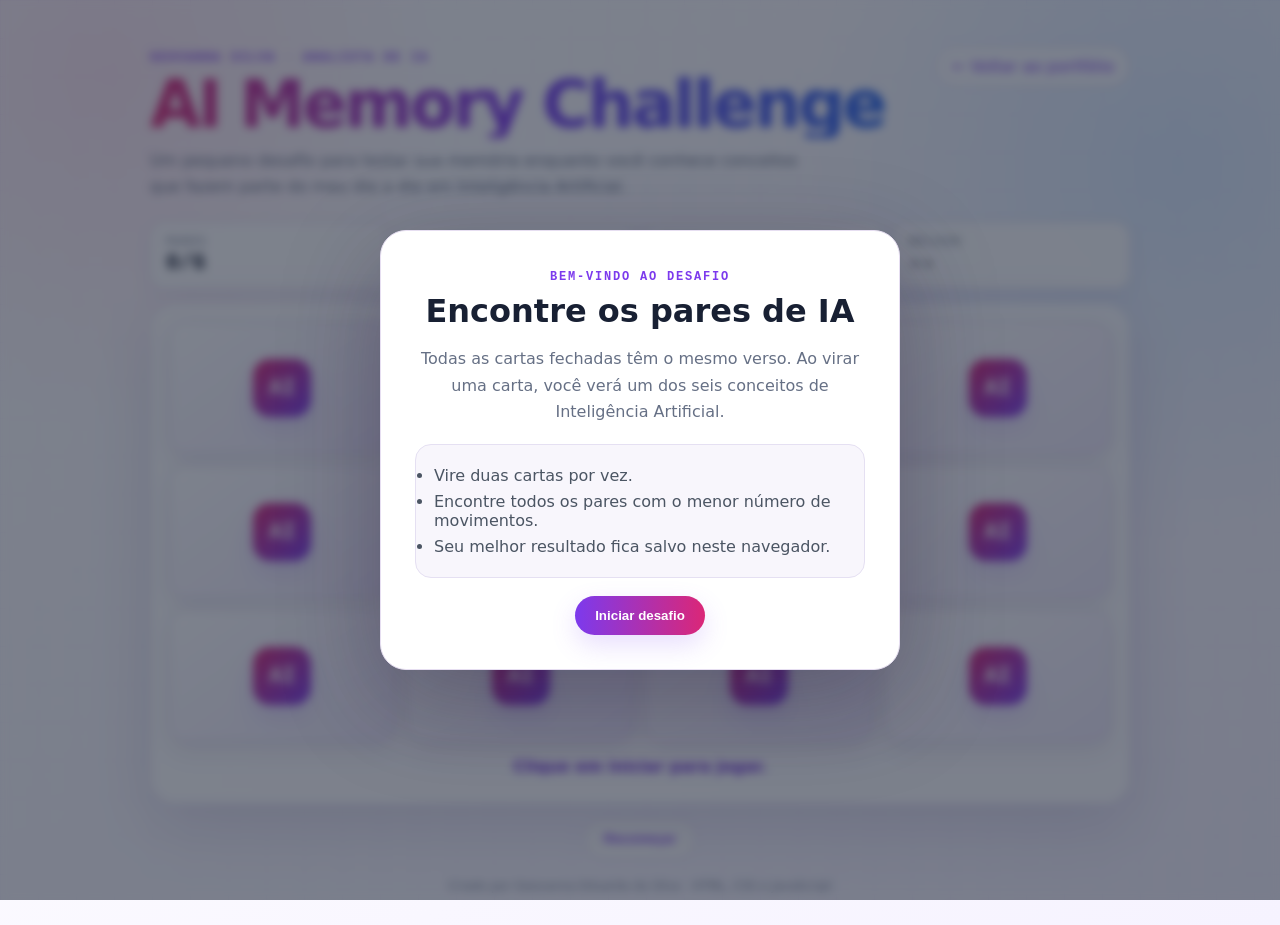
<file: game/index.html>
<!doctype html>
<html lang="pt-BR">
<head>
<meta charset="utf-8">
<meta name="viewport" content="width=device-width,initial-scale=1">
  <link rel="icon" href="../favicon.ico" sizes="any">
  <link rel="icon" type="image/png" sizes="48x48" href="../favicon-48.png">
  <link rel="apple-touch-icon" sizes="180x180" href="../apple-touch-icon.png">
<meta name="description" content="AI Memory Challenge — jogo de memória sobre conceitos de Inteligência Artificial criado por Geovanna Silva.">
<meta name="theme-color" content="#f8f5ff">
<title>AI Memory Challenge | Geovanna Silva</title>
<style>
:root{--bg:#fbfaff;--panel:#fff;--ink:#182033;--muted:#667085;--line:#e5e0f2;--pink:#db2777;--violet:#7c3aed;--blue:#2563eb;--cyan:#0891b2;--ok:#059669;--shadow:0 22px 65px rgba(67,43,112,.14)}
*{box-sizing:border-box}body{margin:0;min-height:100vh;font-family:Inter,ui-sans-serif,system-ui,-apple-system,Segoe UI,sans-serif;color:var(--ink);background:radial-gradient(circle at 8% 8%,#fce7f3 0,transparent 24%),radial-gradient(circle at 92% 18%,#dbeafe 0,transparent 27%),linear-gradient(145deg,#fff,#f6f3ff);padding:24px}
body:before{content:"";position:fixed;inset:0;pointer-events:none;background-image:linear-gradient(rgba(124,58,237,.035) 1px,transparent 1px),linear-gradient(90deg,rgba(124,58,237,.035) 1px,transparent 1px);background-size:38px 38px}
.app{width:min(980px,100%);margin:auto;position:relative}.top{display:flex;justify-content:space-between;gap:24px;align-items:flex-start;margin:22px 0}.eyebrow{font:700 12px ui-monospace,monospace;letter-spacing:.15em;color:var(--violet);text-transform:uppercase}h1{font-size:clamp(38px,7vw,66px);margin:8px 0 10px;line-height:.98;letter-spacing:-.045em;background:linear-gradient(90deg,var(--pink),var(--violet),var(--blue));-webkit-background-clip:text;color:transparent}.intro{color:var(--muted);max-width:680px;margin:0;line-height:1.65}.back{color:var(--violet);text-decoration:none;border:1px solid #d8cbed;border-radius:999px;padding:10px 15px;white-space:nowrap;background:#ffffffb8}.back:hover{border-color:var(--violet)}
.hud{display:grid;grid-template-columns:repeat(4,1fr);gap:10px;margin-bottom:14px}.stat{background:#ffffffd9;border:1px solid var(--line);padding:12px 15px;border-radius:15px;box-shadow:0 8px 25px rgba(67,43,112,.06)}.label{display:block;color:var(--muted);font-size:11px;text-transform:uppercase;letter-spacing:.1em}.value{font:800 22px ui-monospace,monospace;margin-top:3px;display:block}
.game-shell{padding:18px;border:1px solid var(--line);border-radius:26px;background:#ffffffb8;box-shadow:var(--shadow);backdrop-filter:blur(10px)}.board{display:grid;grid-template-columns:repeat(4,1fr);gap:12px}
.card{min-height:132px;border:1px solid #d8d0e8;padding:0;background:linear-gradient(145deg,#fff,#f2edfb);cursor:pointer;border-radius:17px;box-shadow:0 9px 24px rgba(69,44,114,.10);overflow:hidden;transition:transform .18s,box-shadow .18s,border-color .18s}.card:hover:not([disabled]){transform:translateY(-3px);box-shadow:0 14px 30px rgba(69,44,114,.16);border-color:#bba9db}.card:focus-visible{outline:3px solid var(--blue);outline-offset:3px}.card[disabled]{cursor:default}.inner{position:relative;width:100%;height:100%;min-height:130px;display:block}.face{position:absolute;inset:0;place-items:center;border-radius:16px}.front{display:grid;background:linear-gradient(145deg,#fff,#eee8fa)}.mark{width:58px;height:58px;border-radius:17px;display:grid;place-items:center;color:white;font:800 22px ui-monospace,monospace;background:linear-gradient(135deg,var(--pink),var(--violet));box-shadow:0 10px 24px #8b5cf633}.backface{display:none;background:linear-gradient(145deg,#fff,#f3f0ff);padding:12px}.card.open .front,.card.matched .front{display:none}.card.open .backface,.card.matched .backface{display:grid;animation:reveal .22s ease-out}.symbol{font:800 25px ui-monospace,monospace;color:var(--violet);display:block}.concept{font:750 clamp(12px,1.7vw,16px) ui-monospace,monospace;margin-top:9px;display:block;line-height:1.25}.matched{border-color:#6ee7b7;background:#ecfdf5}.matched .backface{border-color:#6ee7b7;background:#ecfdf5;box-shadow:inset 0 0 0 1px #6ee7b7}@keyframes reveal{from{opacity:.2;transform:scale(.92)}to{opacity:1;transform:scale(1)}}
.message{text-align:center;min-height:26px;color:#6d28d9;font-weight:700;margin:15px 0 2px}.actions{display:flex;justify-content:center;gap:10px;margin-top:14px}.btn{border:0;border-radius:999px;padding:12px 20px;color:#fff;font-weight:800;cursor:pointer;background:linear-gradient(90deg,var(--violet),var(--pink));box-shadow:0 10px 26px #8b5cf633}.btn.secondary{background:#fff;color:var(--violet);border:1px solid #d8cbed;box-shadow:none}.btn:hover{filter:brightness(1.06);transform:translateY(-1px)}
.overlay{position:fixed;inset:0;background:rgba(24,32,51,.56);display:grid;place-items:center;padding:24px;z-index:5;backdrop-filter:blur(5px)}.overlay.hidden{display:none}.dialog{width:min(520px,100%);text-align:center;background:#fff;border:1px solid #e6def1;border-radius:26px;padding:34px;box-shadow:0 30px 100px #22123b55}.dialog h2{font-size:32px;margin:8px 0 10px}.dialog p{color:var(--muted);line-height:1.65}.rules{text-align:left;background:#f8f6fc;border:1px solid var(--line);border-radius:16px;padding:14px 18px;margin:18px 0}.rules li{margin:7px 0;color:#4b5563}
footer{text-align:center;color:#7b8498;font-size:12px;margin:20px 0 8px}
@media(max-width:680px){body{padding:14px}.top{display:block}.back{display:inline-block;margin-top:16px}.hud{grid-template-columns:repeat(2,1fr)}.game-shell{padding:10px}.board{grid-template-columns:repeat(3,1fr);gap:8px}.card{aspect-ratio:1}.concept{font-size:10px}.symbol{font-size:19px}}
@media(prefers-reduced-motion:reduce){.card,.btn{transition:none}.card.open .backface,.card.matched .backface{animation:none}.btn:hover,.card:hover:not([disabled]){transform:none}}
</style>
</head>
<body>
<main class="app">
<header class="top"><div><span class="eyebrow">Geovanna Silva · Analista de IA</span><h1>AI Memory Challenge</h1><p class="intro">Um pequeno desafio para testar sua memória enquanto você conhece conceitos que fazem parte do meu dia a dia em Inteligência Artificial.</p></div><a class="back" href="https://geovannasilva15.github.io/portfolio-geovanna-github/">← Voltar ao portfólio</a></header>
<section class="hud" aria-label="Placar"><div class="stat"><span class="label">Pares</span><strong class="value" id="pairs">0/6</strong></div><div class="stat"><span class="label">Movimentos</span><strong class="value" id="moves">0</strong></div><div class="stat"><span class="label">Tempo</span><strong class="value" id="time">00:00</strong></div><div class="stat"><span class="label">Melhor</span><strong class="value" id="best">--</strong></div></section>
<section class="game-shell"><div class="board" id="board" aria-label="Tabuleiro do jogo da memória"></div><p class="message" id="message" aria-live="polite">Clique em iniciar para jogar.</p></section>
<div class="actions"><button class="btn secondary" id="restart" type="button">Recomeçar</button></div>
<footer>Criado por Geovanna Eduarda da Silva · HTML, CSS e JavaScript</footer>
</main>
<div class="overlay" id="startOverlay"><div class="dialog"><span class="eyebrow">Bem-vindo ao desafio</span><h2>Encontre os pares de IA</h2><p>Todas as cartas fechadas têm o mesmo verso. Ao virar uma carta, você verá um dos seis conceitos de Inteligência Artificial.</p><ul class="rules"><li>Vire duas cartas por vez.</li><li>Encontre todos os pares com o menor número de movimentos.</li><li>Seu melhor resultado fica salvo neste navegador.</li></ul><button class="btn" id="start" type="button">Iniciar desafio</button></div></div>
<div class="overlay hidden" id="resultOverlay" role="dialog" aria-modal="true" aria-labelledby="resultTitle"><div class="dialog"><span class="eyebrow">Desafio concluído</span><h2 id="resultTitle">Muito bem!</h2><p id="result"></p><button class="btn" id="again" type="button">Jogar novamente</button></div></div>
<script>
const concepts=[["PY","Python"],["LLM","Modelos de linguagem"],["RAG","RAG"],["ML","Machine Learning"],["DB","Dados"],["AI","IA generativa"]];
const board=document.querySelector("#board"),movesEl=document.querySelector("#moves"),pairsEl=document.querySelector("#pairs"),timeEl=document.querySelector("#time"),bestEl=document.querySelector("#best"),message=document.querySelector("#message"),startOverlay=document.querySelector("#startOverlay"),resultOverlay=document.querySelector("#resultOverlay"),result=document.querySelector("#result");
let open=[],matched=0,moves=0,seconds=0,timer=null,locked=false,started=false;
const shuffle=a=>{const copy=[...a];for(let i=copy.length-1;i>0;i--){const j=Math.floor(Math.random()*(i+1));[copy[i],copy[j]]=[copy[j],copy[i]]}return copy};
const fmt=s=>String(Math.floor(s/60)).padStart(2,"0")+":"+String(s%60).padStart(2,"0");
function loadBest(){const b=localStorage.getItem("aiMemoryBest");bestEl.textContent=b?b+" mov.":"--"}
function startTimer(){if(!timer)timer=setInterval(()=>{seconds++;timeEl.textContent=fmt(seconds)},1000)}
function render(){board.innerHTML="";shuffle([...concepts,...concepts]).forEach(([symbol,name],i)=>{const card=document.createElement("button");card.type="button";card.className="card";card.dataset.name=name;card.setAttribute("aria-label","Carta fechada "+(i+1));card.disabled=!started;card.innerHTML='<span class="inner" aria-hidden="true"><span class="face front"><span class="mark">AI</span></span><span class="face backface"><span><span class="symbol">'+symbol+'</span><span class="concept">'+name+'</span></span></span></span>';card.addEventListener("click",()=>flip(card));board.appendChild(card)})}
function reset(showStart=false){clearInterval(timer);timer=null;open=[];matched=0;moves=0;seconds=0;locked=false;started=!showStart;movesEl.textContent="0";pairsEl.textContent="0/6";timeEl.textContent="00:00";message.textContent=showStart?"Clique em iniciar para jogar.":"Encontre o primeiro par.";resultOverlay.classList.add("hidden");startOverlay.classList.toggle("hidden",!showStart);render();loadBest()}
function begin(){started=true;startOverlay.classList.add("hidden");message.textContent="Escolha duas cartas.";render()}
function flip(card){if(!started||locked||card.classList.contains("open")||card.classList.contains("matched"))return;startTimer();card.classList.add("open");card.setAttribute("aria-label","Carta aberta: "+card.dataset.name);open.push(card);if(open.length<2){message.textContent="Agora procure o par de "+card.dataset.name+".";return}moves++;movesEl.textContent=moves;locked=true;const[a,b]=open;if(a.dataset.name===b.dataset.name){setTimeout(()=>{for(const c of [a,b]){c.classList.add("matched");c.classList.remove("open");c.disabled=true;c.setAttribute("aria-label","Par encontrado: "+c.dataset.name)}matched++;pairsEl.textContent=matched+"/6";message.textContent="Par encontrado: "+a.dataset.name+".";open=[];locked=false;if(matched===6)finish()},380)}else{message.textContent="Essas cartas são diferentes. Tente novamente.";setTimeout(()=>{for(const c of [a,b]){c.classList.remove("open");c.setAttribute("aria-label","Carta fechada")}open=[];locked=false},760)}}
function finish(){clearInterval(timer);timer=null;const old=Number(localStorage.getItem("aiMemoryBest")||0),record=!old||moves<old;if(record)localStorage.setItem("aiMemoryBest",moves);result.textContent="Você encontrou os 6 pares em "+moves+" movimentos e "+fmt(seconds)+(record?". Esse é o seu novo melhor resultado!":"; seu melhor resultado continua sendo "+old+" movimentos.");loadBest();setTimeout(()=>resultOverlay.classList.remove("hidden"),450)}
document.querySelector("#start").addEventListener("click",begin);document.querySelector("#restart").addEventListener("click",()=>reset(false));document.querySelector("#again").addEventListener("click",()=>reset(false));reset(true);
</script>
</body>
</html>
</file>
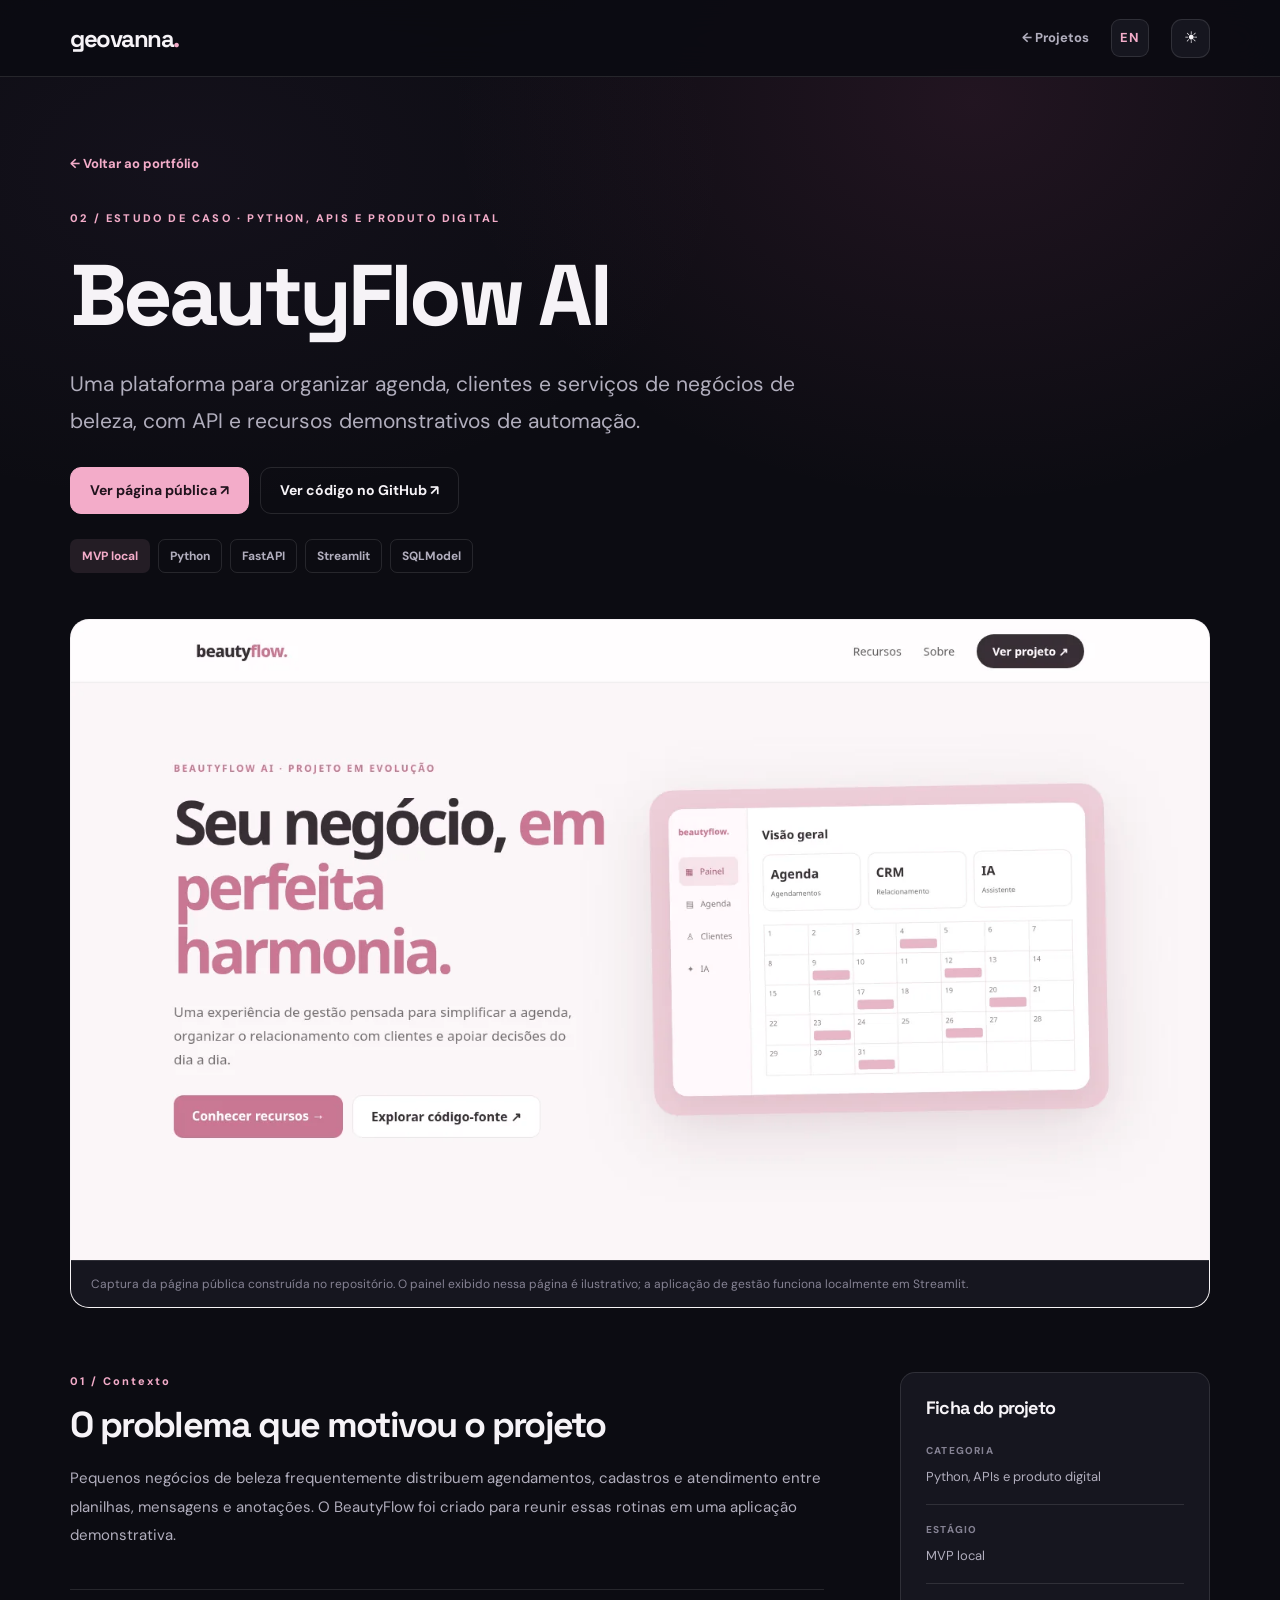
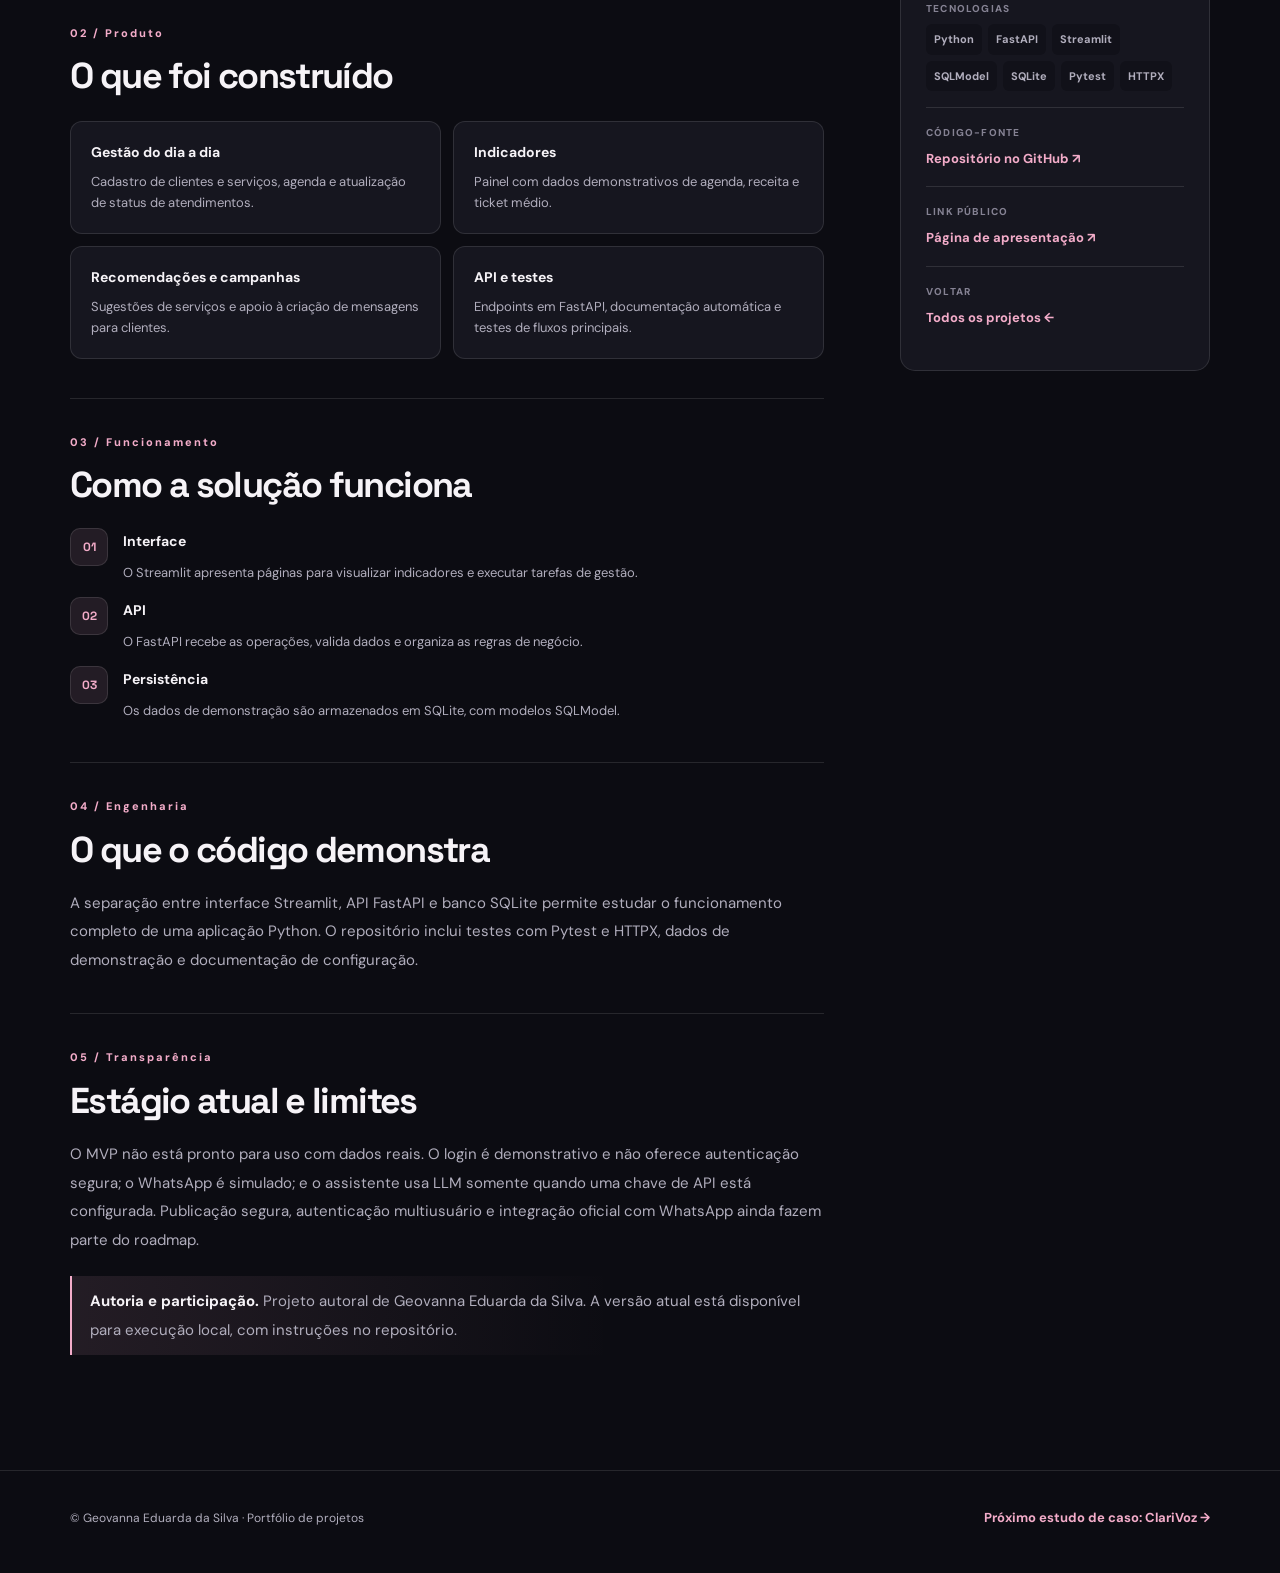
<file: projetos/beautyflow-ai.html>
<!DOCTYPE html>
<html lang="pt-BR" data-theme="dark">
<head>
<meta charset="utf-8"><meta name="viewport" content="width=device-width, initial-scale=1">
  <link rel="icon" href="../favicon.ico" sizes="any">
  <link rel="icon" type="image/png" sizes="48x48" href="../favicon-48.png">
  <link rel="apple-touch-icon" sizes="180x180" href="../apple-touch-icon.png">
<meta name="theme-color" content="#0c0c12">
<meta name="description" content="Estudo de caso do BeautyFlow AI, MVP de gestão com Python, FastAPI, Streamlit e SQLite.">
<meta name="author" content="Geovanna Eduarda da Silva">
<meta property="og:type" content="article">
<meta property="og:title" content="BeautyFlow AI | Projetos de Geovanna Eduarda">
<meta property="og:description" content="Uma plataforma para organizar agenda, clientes e serviços de negócios de beleza, com API e recursos demonstrativos de automação.">
<link rel="canonical" href="https://geovannasilva15.github.io/portfolio-geovanna-github/projetos/beautyflow-ai.html">
<link rel="alternate" hreflang="pt-BR" href="https://geovannasilva15.github.io/portfolio-geovanna-github/projetos/beautyflow-ai.html">
<link rel="alternate" hreflang="en" href="https://geovannasilva15.github.io/portfolio-geovanna-github/en/projetos/beautyflow-ai.html">
<link rel="preconnect" href="https://fonts.googleapis.com"><link rel="preconnect" href="https://fonts.gstatic.com" crossorigin>
<link href="https://fonts.googleapis.com/css2?family=DM+Sans:wght@400;500;600;700&family=Space+Grotesk:wght@400;500;600;700&display=swap" rel="stylesheet">
<link rel="stylesheet" href="../css/cases.css">
<title>BeautyFlow AI | Geovanna Eduarda da Silva</title>
</head>
<body>
<a class="skip" href="#conteudo">Pular para o conteúdo</a>
<header class="site-header"><div class="container head-inner"><a class="logo" href="../index.html#inicio" aria-label="Geovanna, voltar à página inicial">geovanna<span>.</span></a><div class="head-links"><a href="../index.html#projetos">← Projetos</a><a class="lang-switch" href="../en/projetos/beautyflow-ai.html" lang="en" hreflang="en" aria-label="Read this case study in English">EN</a><button class="theme-toggle" id="themeToggle" type="button" aria-label="Ativar tema claro" title="Alternar tema">☀</button></div></div></header>
<main id="conteudo">
<section class="container case-hero">
<a class="back-link" href="../index.html#projetos">← Voltar ao portfólio</a>
<p class="eyebrow">02 / ESTUDO DE CASO · Python, APIs e produto digital</p>
<h1>BeautyFlow AI</h1>
<p class="case-lead">Uma plataforma para organizar agenda, clientes e serviços de negócios de beleza, com API e recursos demonstrativos de automação.</p>
<div class="hero-actions"><a class="btn btn-primary" href="https://geovannasilva15.github.io/beautyflow-ai/" target="_blank" rel="noopener noreferrer">Ver página pública ↗</a><a class="btn" href="https://github.com/geovannasilva15/beautyflow-ai" target="_blank" rel="noopener noreferrer">Ver código no GitHub ↗</a></div>
<div class="tag-row"><span class="tag status">MVP local</span><span class="tag">Python</span><span class="tag">FastAPI</span><span class="tag">Streamlit</span><span class="tag">SQLModel</span></div>
</section>
<div class="container"><figure class="case-visual visual-light"><img src="../assets/img/beautyflow-site-captura.webp" alt="Captura da página pública do BeautyFlow AI, com apresentação do produto e painel conceitual" width="1440" height="860" loading="eager"><figcaption>Captura da página pública construída no repositório. O painel exibido nessa página é ilustrativo; a aplicação de gestão funciona localmente em Streamlit.</figcaption></figure></div>
<div class="container case-layout">
<article class="case-article">
<section class="case-section"><span class="section-label">01 / Contexto</span><h2>O problema que motivou o projeto</h2><p>Pequenos negócios de beleza frequentemente distribuem agendamentos, cadastros e atendimento entre planilhas, mensagens e anotações. O BeautyFlow foi criado para reunir essas rotinas em uma aplicação demonstrativa.</p></section>
<section class="case-section"><span class="section-label">02 / Produto</span><h2>O que foi construído</h2><div class="feature-list"><div class="feature"><strong>Gestão do dia a dia</strong><span>Cadastro de clientes e serviços, agenda e atualização de status de atendimentos.</span></div>
<div class="feature"><strong>Indicadores</strong><span>Painel com dados demonstrativos de agenda, receita e ticket médio.</span></div>
<div class="feature"><strong>Recomendações e campanhas</strong><span>Sugestões de serviços e apoio à criação de mensagens para clientes.</span></div>
<div class="feature"><strong>API e testes</strong><span>Endpoints em FastAPI, documentação automática e testes de fluxos principais.</span></div></div></section>
<section class="case-section"><span class="section-label">03 / Funcionamento</span><h2>Como a solução funciona</h2><ol class="steps"><li><span class="num">01</span><div><strong>Interface</strong><span>O Streamlit apresenta páginas para visualizar indicadores e executar tarefas de gestão.</span></div></li>
<li><span class="num">02</span><div><strong>API</strong><span>O FastAPI recebe as operações, valida dados e organiza as regras de negócio.</span></div></li>
<li><span class="num">03</span><div><strong>Persistência</strong><span>Os dados de demonstração são armazenados em SQLite, com modelos SQLModel.</span></div></li></ol></section>
<section class="case-section"><span class="section-label">04 / Engenharia</span><h2>O que o código demonstra</h2><p>A separação entre interface Streamlit, API FastAPI e banco SQLite permite estudar o funcionamento completo de uma aplicação Python. O repositório inclui testes com Pytest e HTTPX, dados de demonstração e documentação de configuração.</p></section>
<section class="case-section"><span class="section-label">05 / Transparência</span><h2>Estágio atual e limites</h2><p>O MVP não está pronto para uso com dados reais. O login é demonstrativo e não oferece autenticação segura; o WhatsApp é simulado; e o assistente usa LLM somente quando uma chave de API está configurada. Publicação segura, autenticação multiusuário e integração oficial com WhatsApp ainda fazem parte do roadmap.</p><p class="note"><strong>Autoria e participação.</strong> Projeto autoral de Geovanna Eduarda da Silva. A versão atual está disponível para execução local, com instruções no repositório.</p></section>

</article>
<aside class="case-aside" aria-label="Ficha técnica do projeto"><h2>Ficha do projeto</h2>
<div class="fact"><small>Categoria</small><p>Python, APIs e produto digital</p></div>
<div class="fact"><small>Estágio</small><p>MVP local</p></div>
<div class="fact"><small>Tecnologias</small><div class="tech-list"><span>Python</span><span>FastAPI</span><span>Streamlit</span><span>SQLModel</span><span>SQLite</span><span>Pytest</span><span>HTTPX</span></div></div>
<div class="fact"><small>Código-fonte</small><p><a href="https://github.com/geovannasilva15/beautyflow-ai" target="_blank" rel="noopener noreferrer">Repositório no GitHub ↗</a></p></div>
<div class="fact"><small>Link público</small><p><a href="https://geovannasilva15.github.io/beautyflow-ai/" target="_blank" rel="noopener noreferrer">Página de apresentação ↗</a></p></div>
<div class="fact"><small>Voltar</small><p><a href="../index.html#projetos">Todos os projetos ←</a></p></div>
</aside>
</div>
</main>
<footer class="case-footer"><div class="container footer-inner"><p>© Geovanna Eduarda da Silva · Portfólio de projetos</p><a href="clarivoz.html">Próximo estudo de caso: ClariVoz →</a></div></footer>
<script>(function(){var root=document.documentElement;var btn=document.getElementById('themeToggle');function setTheme(mode){mode=mode==='light'?'light':'dark';root.setAttribute('data-theme',mode);btn.textContent=mode==='dark'?'☀':'☾';btn.setAttribute('aria-label',mode==='dark'?'Ativar tema claro':'Ativar tema escuro');try{localStorage.setItem('geovanna-theme',mode)}catch(e){}}try{var saved=localStorage.getItem('geovanna-theme');if(saved)setTheme(saved)}catch(e){}btn.addEventListener('click',function(){setTheme(root.getAttribute('data-theme')==='dark'?'light':'dark')})})();</script>
</body></html>
</file>
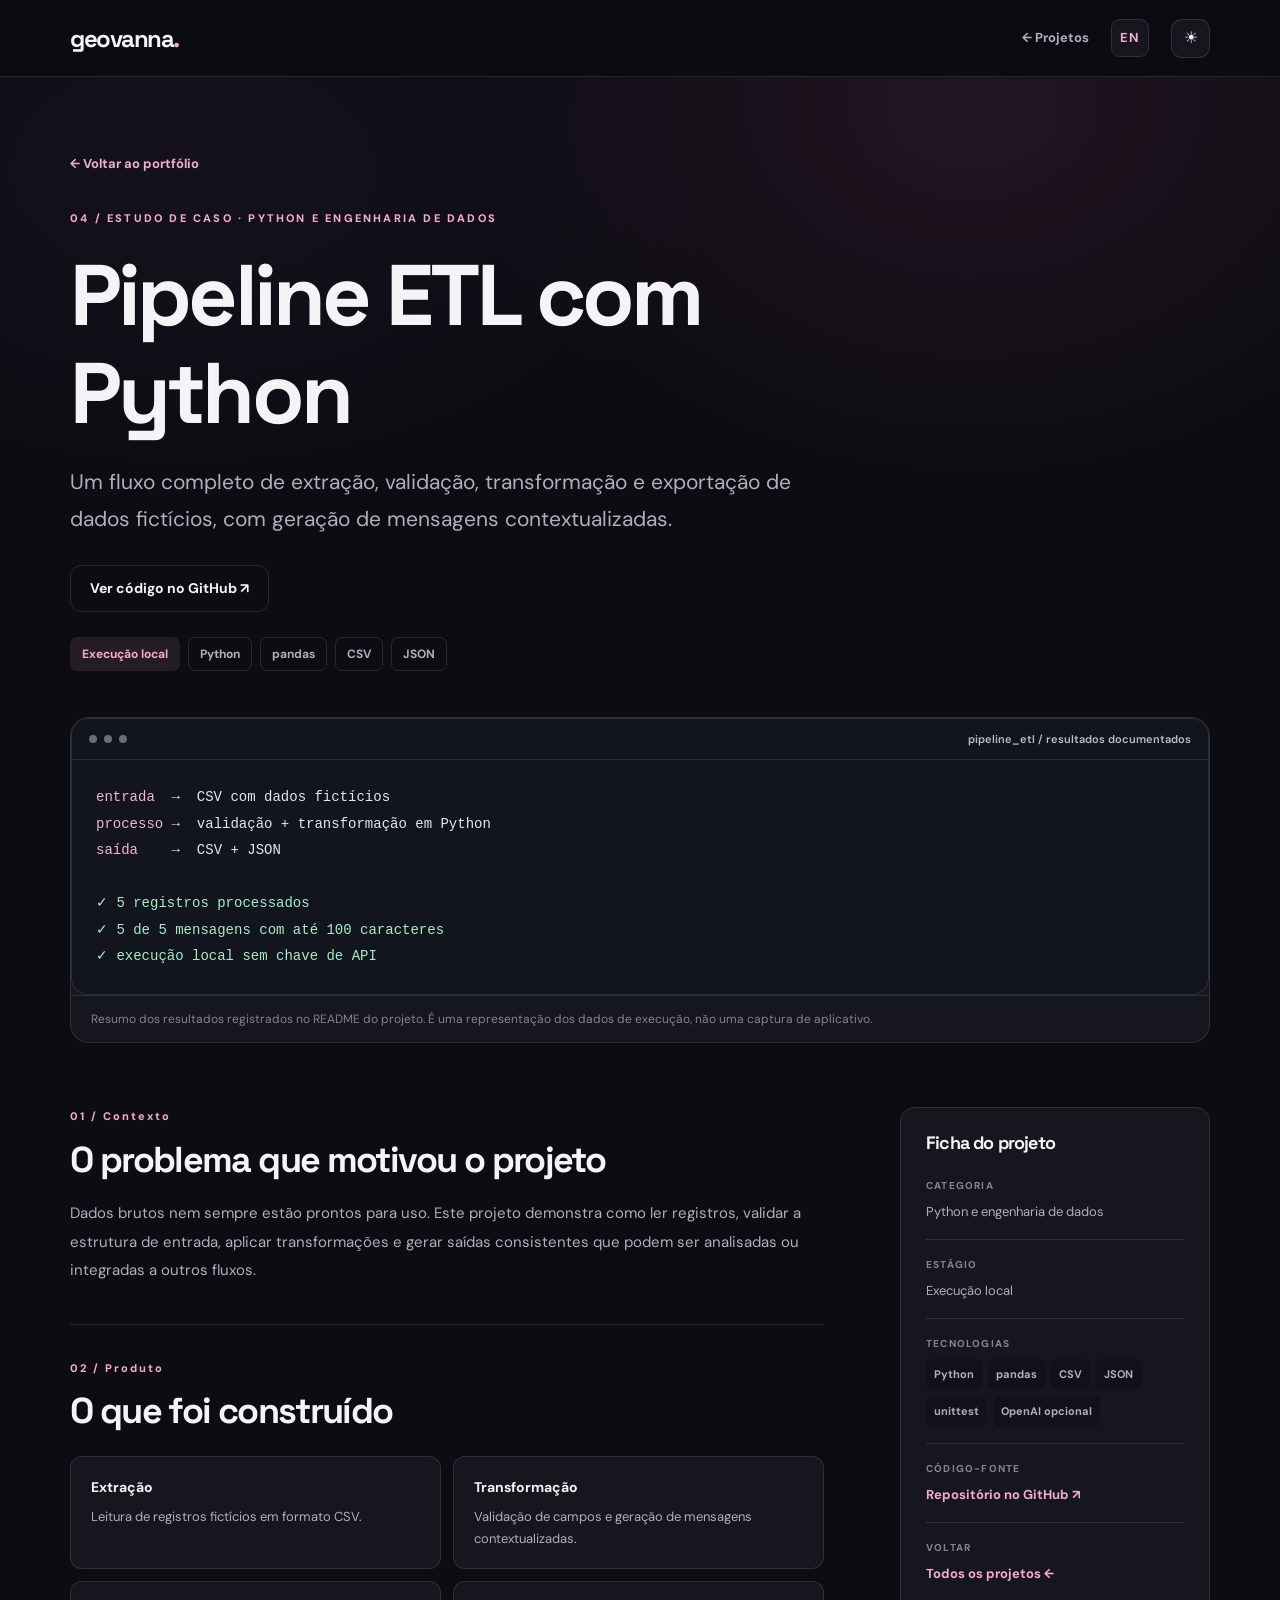
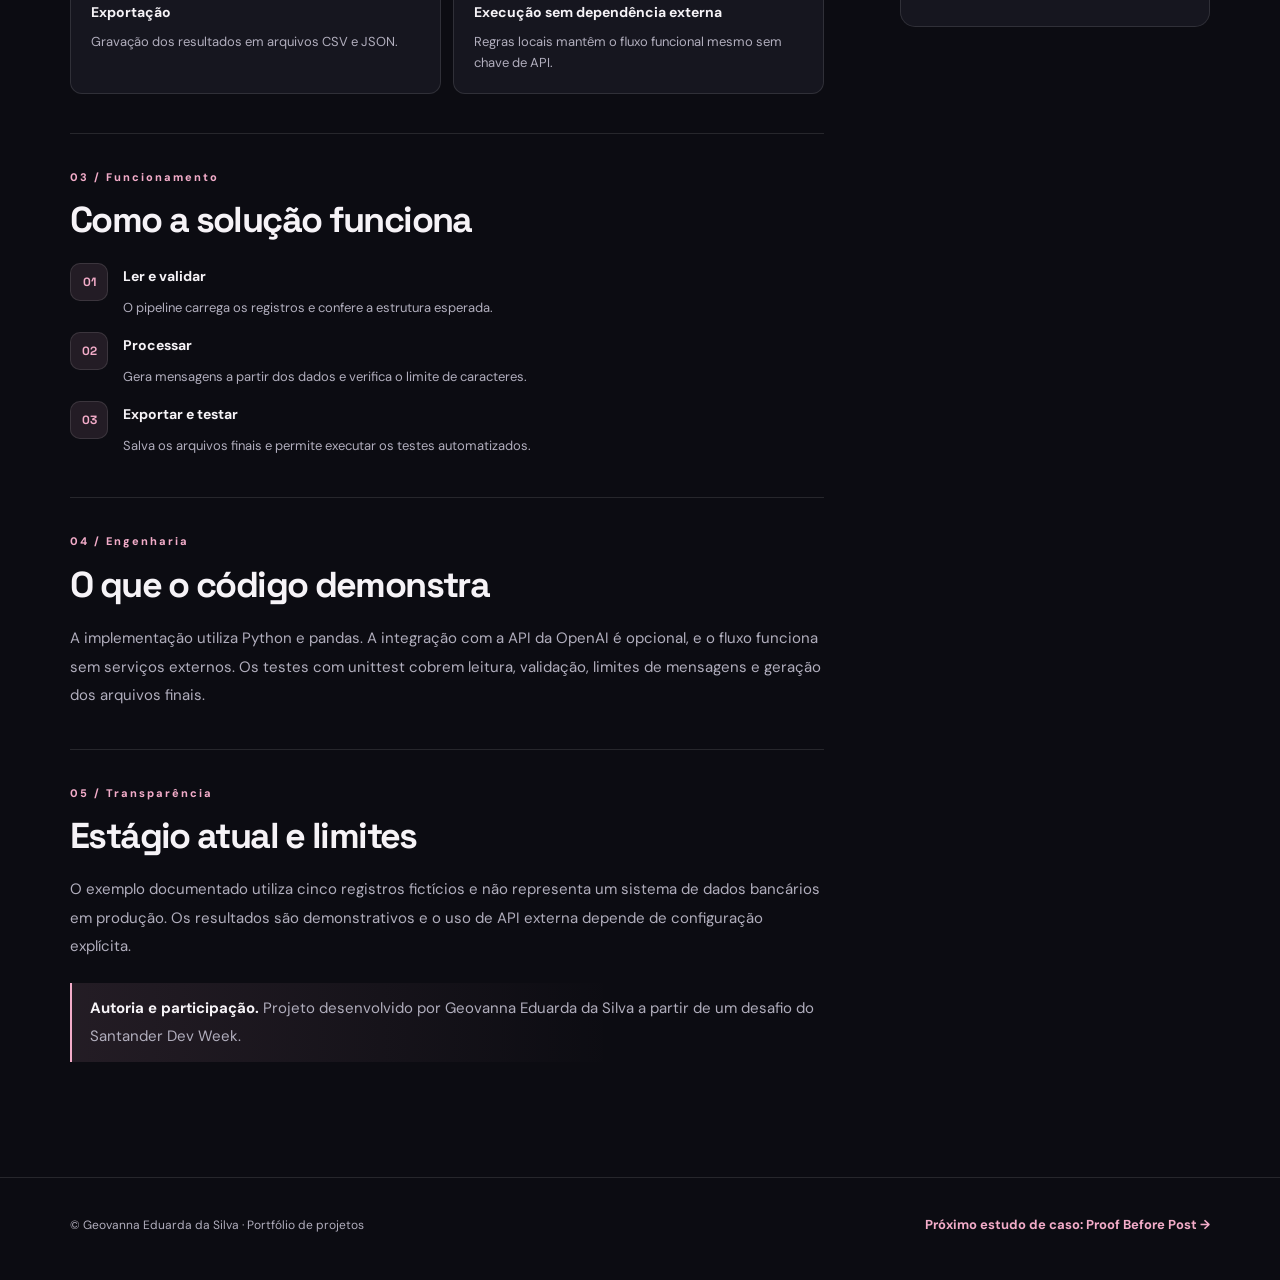
<file: projetos/pipeline-etl-python.html>
<!DOCTYPE html>
<html lang="pt-BR" data-theme="dark">
<head>
<meta charset="utf-8"><meta name="viewport" content="width=device-width, initial-scale=1">
  <link rel="icon" href="../favicon.ico" sizes="any">
  <link rel="icon" type="image/png" sizes="48x48" href="../favicon-48.png">
  <link rel="apple-touch-icon" sizes="180x180" href="../apple-touch-icon.png">
<meta name="theme-color" content="#0c0c12">
<meta name="description" content="Estudo de caso do Pipeline ETL com Python, projeto de dados com pandas e saídas CSV e JSON.">
<meta name="author" content="Geovanna Eduarda da Silva">
<meta property="og:type" content="article">
<meta property="og:title" content="Pipeline ETL com Python | Projetos de Geovanna Eduarda">
<meta property="og:description" content="Um fluxo completo de extração, validação, transformação e exportação de dados fictícios, com geração de mensagens contextualizadas.">
<link rel="canonical" href="https://geovannasilva15.github.io/portfolio-geovanna-github/projetos/pipeline-etl-python.html">
<link rel="alternate" hreflang="pt-BR" href="https://geovannasilva15.github.io/portfolio-geovanna-github/projetos/pipeline-etl-python.html">
<link rel="alternate" hreflang="en" href="https://geovannasilva15.github.io/portfolio-geovanna-github/en/projetos/pipeline-etl-python.html">
<link rel="preconnect" href="https://fonts.googleapis.com"><link rel="preconnect" href="https://fonts.gstatic.com" crossorigin>
<link href="https://fonts.googleapis.com/css2?family=DM+Sans:wght@400;500;600;700&family=Space+Grotesk:wght@400;500;600;700&display=swap" rel="stylesheet">
<link rel="stylesheet" href="../css/cases.css">
<title>Pipeline ETL com Python | Geovanna Eduarda da Silva</title>
</head>
<body>
<a class="skip" href="#conteudo">Pular para o conteúdo</a>
<header class="site-header"><div class="container head-inner"><a class="logo" href="../index.html#inicio" aria-label="Geovanna, voltar à página inicial">geovanna<span>.</span></a><div class="head-links"><a href="../index.html#projetos">← Projetos</a><a class="lang-switch" href="../en/projetos/pipeline-etl-python.html" lang="en" hreflang="en" aria-label="Read this case study in English">EN</a><button class="theme-toggle" id="themeToggle" type="button" aria-label="Ativar tema claro" title="Alternar tema">☀</button></div></div></header>
<main id="conteudo">
<section class="container case-hero">
<a class="back-link" href="../index.html#projetos">← Voltar ao portfólio</a>
<p class="eyebrow">04 / ESTUDO DE CASO · Python e engenharia de dados</p>
<h1>Pipeline ETL com Python</h1>
<p class="case-lead">Um fluxo completo de extração, validação, transformação e exportação de dados fictícios, com geração de mensagens contextualizadas.</p>
<div class="hero-actions"><a class="btn" href="https://github.com/geovannasilva15/Etl-python-ia" target="_blank" rel="noopener noreferrer">Ver código no GitHub ↗</a></div>
<div class="tag-row"><span class="tag status">Execução local</span><span class="tag">Python</span><span class="tag">pandas</span><span class="tag">CSV</span><span class="tag">JSON</span></div>
</section>
<div class="container"><figure class="case-visual"><div class="code-preview" role="img" aria-label="Resumo dos resultados reais documentados do pipeline ETL"><div class="code-head"><i></i><i></i><i></i><span>pipeline_etl / resultados documentados</span></div><pre><span class="pink">entrada</span>  →  CSV com dados fictícios
<span class="pink">processo</span> →  validação + transformação em Python
<span class="pink">saída</span>    →  CSV + JSON

<span class="green">✓ 5 registros processados</span>
<span class="green">✓ 5 de 5 mensagens com até 100 caracteres</span>
<span class="green">✓ execução local sem chave de API</span></pre></div><figcaption>Resumo dos resultados registrados no README do projeto. É uma representação dos dados de execução, não uma captura de aplicativo.</figcaption></figure></div>
<div class="container case-layout">
<article class="case-article">
<section class="case-section"><span class="section-label">01 / Contexto</span><h2>O problema que motivou o projeto</h2><p>Dados brutos nem sempre estão prontos para uso. Este projeto demonstra como ler registros, validar a estrutura de entrada, aplicar transformações e gerar saídas consistentes que podem ser analisadas ou integradas a outros fluxos.</p></section>
<section class="case-section"><span class="section-label">02 / Produto</span><h2>O que foi construído</h2><div class="feature-list"><div class="feature"><strong>Extração</strong><span>Leitura de registros fictícios em formato CSV.</span></div>
<div class="feature"><strong>Transformação</strong><span>Validação de campos e geração de mensagens contextualizadas.</span></div>
<div class="feature"><strong>Exportação</strong><span>Gravação dos resultados em arquivos CSV e JSON.</span></div>
<div class="feature"><strong>Execução sem dependência externa</strong><span>Regras locais mantêm o fluxo funcional mesmo sem chave de API.</span></div></div></section>
<section class="case-section"><span class="section-label">03 / Funcionamento</span><h2>Como a solução funciona</h2><ol class="steps"><li><span class="num">01</span><div><strong>Ler e validar</strong><span>O pipeline carrega os registros e confere a estrutura esperada.</span></div></li>
<li><span class="num">02</span><div><strong>Processar</strong><span>Gera mensagens a partir dos dados e verifica o limite de caracteres.</span></div></li>
<li><span class="num">03</span><div><strong>Exportar e testar</strong><span>Salva os arquivos finais e permite executar os testes automatizados.</span></div></li></ol></section>
<section class="case-section"><span class="section-label">04 / Engenharia</span><h2>O que o código demonstra</h2><p>A implementação utiliza Python e pandas. A integração com a API da OpenAI é opcional, e o fluxo funciona sem serviços externos. Os testes com unittest cobrem leitura, validação, limites de mensagens e geração dos arquivos finais.</p></section>
<section class="case-section"><span class="section-label">05 / Transparência</span><h2>Estágio atual e limites</h2><p>O exemplo documentado utiliza cinco registros fictícios e não representa um sistema de dados bancários em produção. Os resultados são demonstrativos e o uso de API externa depende de configuração explícita.</p><p class="note"><strong>Autoria e participação.</strong> Projeto desenvolvido por Geovanna Eduarda da Silva a partir de um desafio do Santander Dev Week.</p></section>

</article>
<aside class="case-aside" aria-label="Ficha técnica do projeto"><h2>Ficha do projeto</h2>
<div class="fact"><small>Categoria</small><p>Python e engenharia de dados</p></div>
<div class="fact"><small>Estágio</small><p>Execução local</p></div>
<div class="fact"><small>Tecnologias</small><div class="tech-list"><span>Python</span><span>pandas</span><span>CSV</span><span>JSON</span><span>unittest</span><span>OpenAI opcional</span></div></div>
<div class="fact"><small>Código-fonte</small><p><a href="https://github.com/geovannasilva15/Etl-python-ia" target="_blank" rel="noopener noreferrer">Repositório no GitHub ↗</a></p></div>

<div class="fact"><small>Voltar</small><p><a href="../index.html#projetos">Todos os projetos ←</a></p></div>
</aside>
</div>
</main>
<footer class="case-footer"><div class="container footer-inner"><p>© Geovanna Eduarda da Silva · Portfólio de projetos</p><a href="proof-before-post.html">Próximo estudo de caso: Proof Before Post →</a></div></footer>
<script>(function(){var root=document.documentElement;var btn=document.getElementById('themeToggle');function setTheme(mode){mode=mode==='light'?'light':'dark';root.setAttribute('data-theme',mode);btn.textContent=mode==='dark'?'☀':'☾';btn.setAttribute('aria-label',mode==='dark'?'Ativar tema claro':'Ativar tema escuro');try{localStorage.setItem('geovanna-theme',mode)}catch(e){}}try{var saved=localStorage.getItem('geovanna-theme');if(saved)setTheme(saved)}catch(e){}btn.addEventListener('click',function(){setTheme(root.getAttribute('data-theme')==='dark'?'light':'dark')})})();</script>
</body></html>
</file>
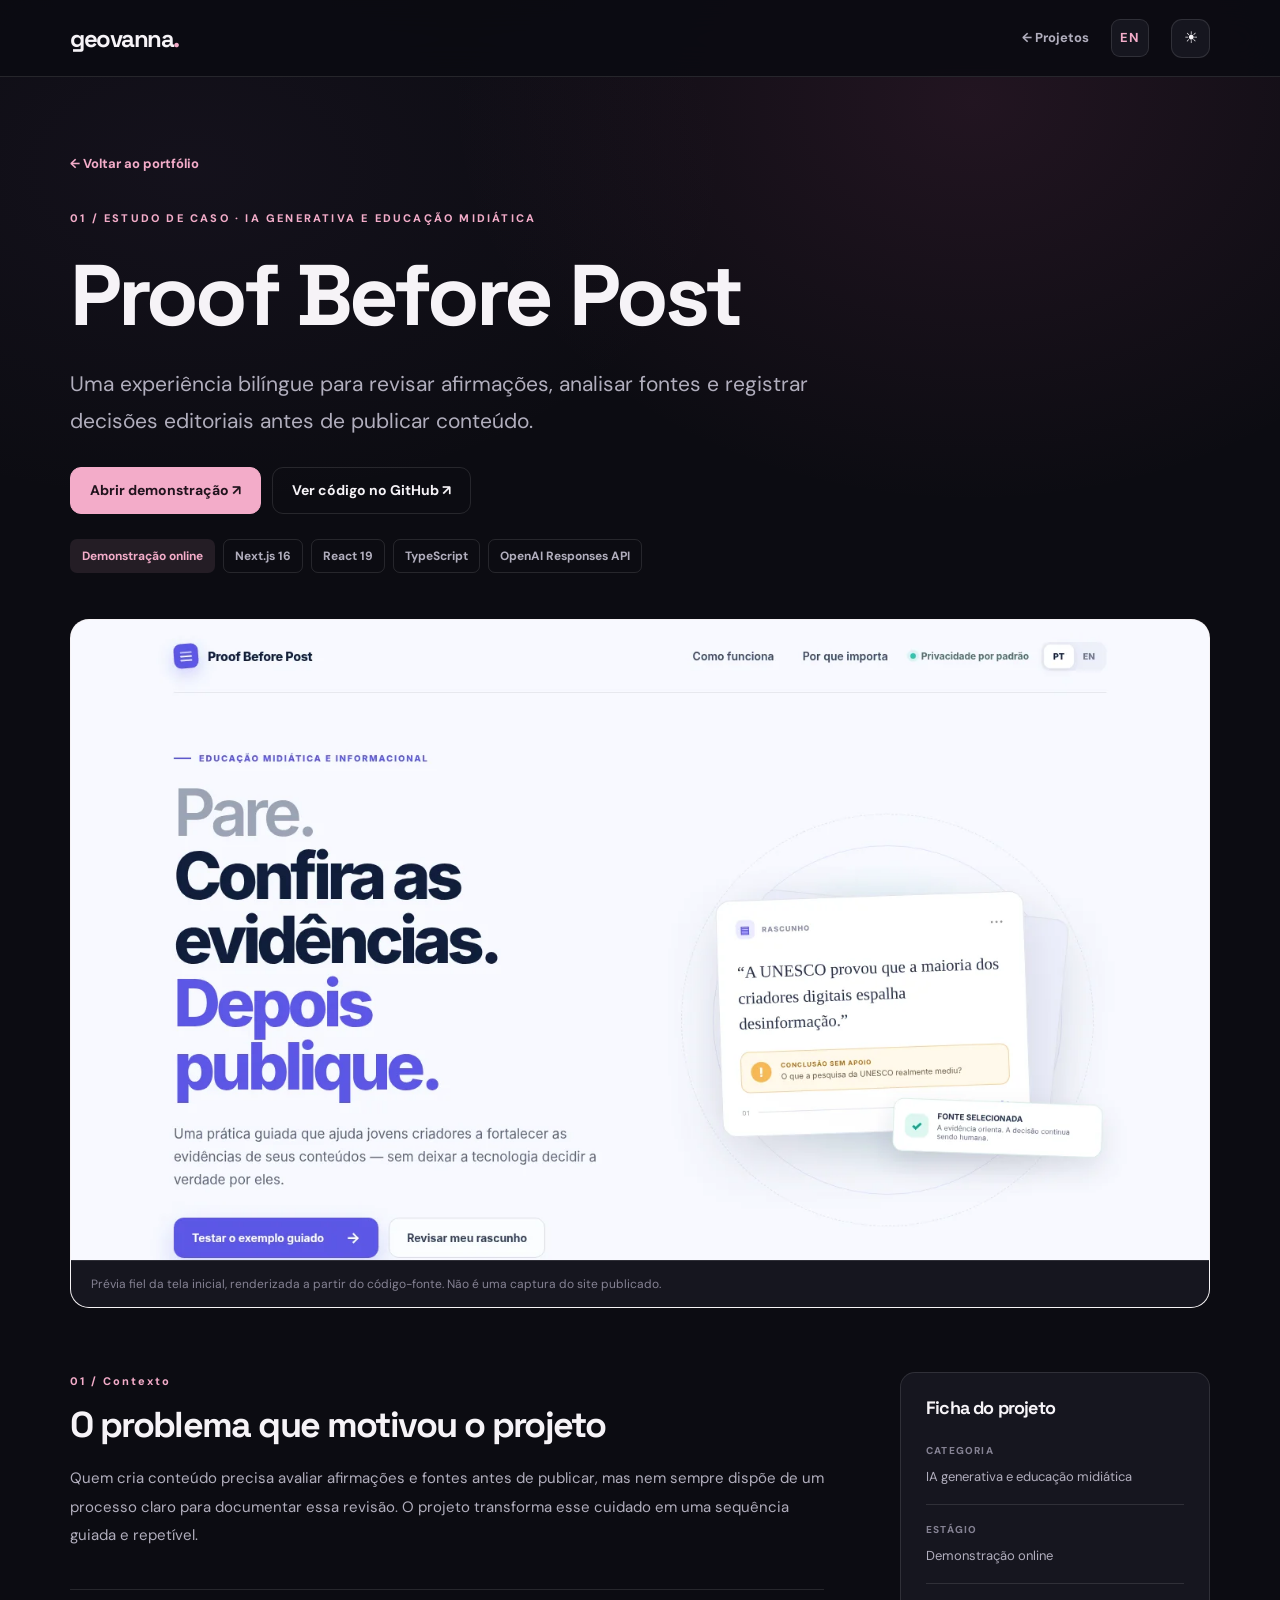
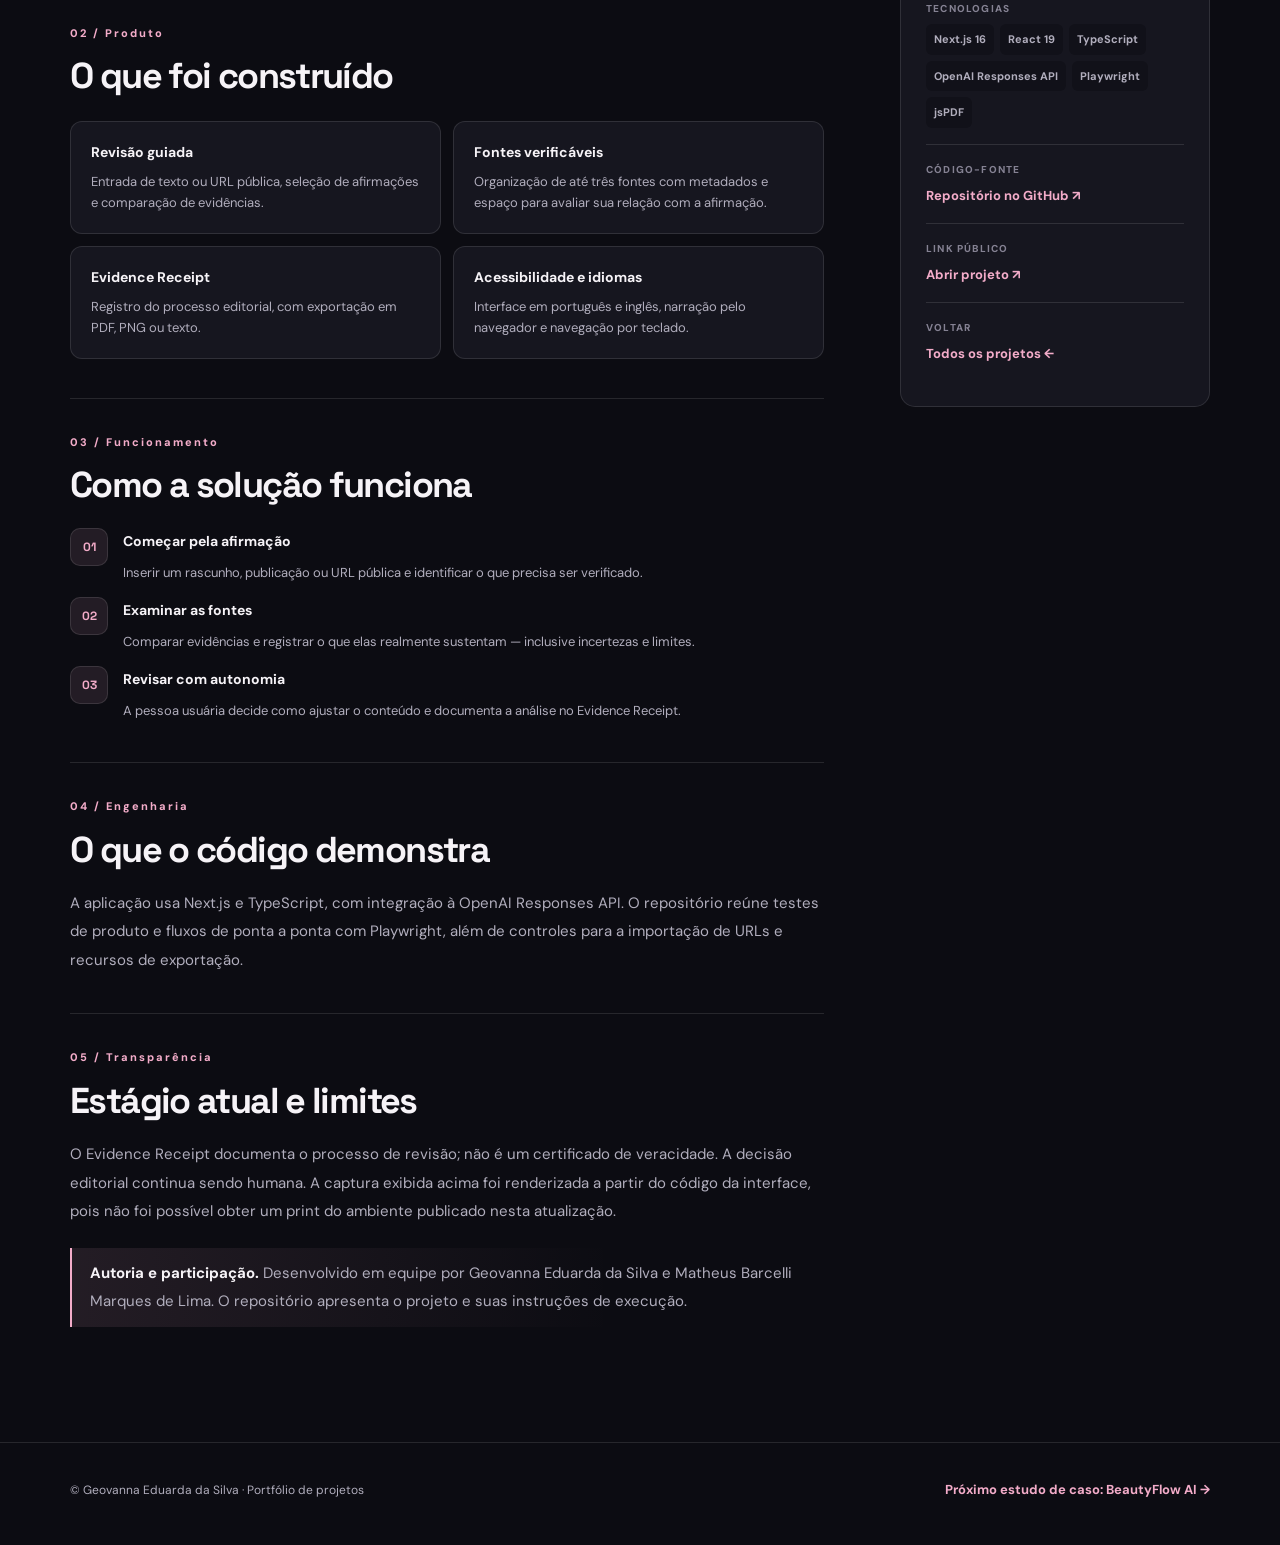
<file: projetos/proof-before-post.html>
<!DOCTYPE html>
<html lang="pt-BR" data-theme="dark">
<head>
<meta charset="utf-8"><meta name="viewport" content="width=device-width, initial-scale=1">
  <link rel="icon" href="../favicon.ico" sizes="any">
  <link rel="icon" type="image/png" sizes="48x48" href="../favicon-48.png">
  <link rel="apple-touch-icon" sizes="180x180" href="../apple-touch-icon.png">
<meta name="theme-color" content="#0c0c12">
<meta name="description" content="Estudo de caso do Proof Before Post, plataforma de educação midiática criada por Geovanna Eduarda da Silva e Matheus Barcelli Marques de Lima.">
<meta name="author" content="Geovanna Eduarda da Silva">
<meta property="og:type" content="article">
<meta property="og:title" content="Proof Before Post | Projetos de Geovanna Eduarda">
<meta property="og:description" content="Uma experiência bilíngue para revisar afirmações, analisar fontes e registrar decisões editoriais antes de publicar conteúdo.">
<link rel="canonical" href="https://geovannasilva15.github.io/portfolio-geovanna-github/projetos/proof-before-post.html">
<link rel="alternate" hreflang="pt-BR" href="https://geovannasilva15.github.io/portfolio-geovanna-github/projetos/proof-before-post.html">
<link rel="alternate" hreflang="en" href="https://geovannasilva15.github.io/portfolio-geovanna-github/en/projetos/proof-before-post.html">
<link rel="preconnect" href="https://fonts.googleapis.com"><link rel="preconnect" href="https://fonts.gstatic.com" crossorigin>
<link href="https://fonts.googleapis.com/css2?family=DM+Sans:wght@400;500;600;700&family=Space+Grotesk:wght@400;500;600;700&display=swap" rel="stylesheet">
<link rel="stylesheet" href="../css/cases.css">
<title>Proof Before Post | Geovanna Eduarda da Silva</title>
</head>
<body>
<a class="skip" href="#conteudo">Pular para o conteúdo</a>
<header class="site-header"><div class="container head-inner"><a class="logo" href="../index.html#inicio" aria-label="Geovanna, voltar à página inicial">geovanna<span>.</span></a><div class="head-links"><a href="../index.html#projetos">← Projetos</a><a class="lang-switch" href="../en/projetos/proof-before-post.html" lang="en" hreflang="en" aria-label="Read this case study in English">EN</a><button class="theme-toggle" id="themeToggle" type="button" aria-label="Ativar tema claro" title="Alternar tema">☀</button></div></div></header>
<main id="conteudo">
<section class="container case-hero">
<a class="back-link" href="../index.html#projetos">← Voltar ao portfólio</a>
<p class="eyebrow">01 / ESTUDO DE CASO · IA generativa e educação midiática</p>
<h1>Proof Before Post</h1>
<p class="case-lead">Uma experiência bilíngue para revisar afirmações, analisar fontes e registrar decisões editoriais antes de publicar conteúdo.</p>
<div class="hero-actions"><a class="btn btn-primary" href="https://proof-before-post.vercel.app/" target="_blank" rel="noopener noreferrer">Abrir demonstração ↗</a><a class="btn" href="https://github.com/geovannasilva15/proof-before-post" target="_blank" rel="noopener noreferrer">Ver código no GitHub ↗</a></div>
<div class="tag-row"><span class="tag status">Demonstração online</span><span class="tag">Next.js 16</span><span class="tag">React 19</span><span class="tag">TypeScript</span><span class="tag">OpenAI Responses API</span></div>
</section>
<div class="container"><figure class="case-visual visual-light"><img src="../assets/img/proof-interface-from-source.webp" alt="Prévia da tela inicial do Proof Before Post reproduzida a partir do código-fonte do projeto" width="1440" height="840" loading="eager"><figcaption>Prévia fiel da tela inicial, renderizada a partir do código-fonte. Não é uma captura do site publicado.</figcaption></figure></div>
<div class="container case-layout">
<article class="case-article">
<section class="case-section"><span class="section-label">01 / Contexto</span><h2>O problema que motivou o projeto</h2><p>Quem cria conteúdo precisa avaliar afirmações e fontes antes de publicar, mas nem sempre dispõe de um processo claro para documentar essa revisão. O projeto transforma esse cuidado em uma sequência guiada e repetível.</p></section>
<section class="case-section"><span class="section-label">02 / Produto</span><h2>O que foi construído</h2><div class="feature-list"><div class="feature"><strong>Revisão guiada</strong><span>Entrada de texto ou URL pública, seleção de afirmações e comparação de evidências.</span></div>
<div class="feature"><strong>Fontes verificáveis</strong><span>Organização de até três fontes com metadados e espaço para avaliar sua relação com a afirmação.</span></div>
<div class="feature"><strong>Evidence Receipt</strong><span>Registro do processo editorial, com exportação em PDF, PNG ou texto.</span></div>
<div class="feature"><strong>Acessibilidade e idiomas</strong><span>Interface em português e inglês, narração pelo navegador e navegação por teclado.</span></div></div></section>
<section class="case-section"><span class="section-label">03 / Funcionamento</span><h2>Como a solução funciona</h2><ol class="steps"><li><span class="num">01</span><div><strong>Começar pela afirmação</strong><span>Inserir um rascunho, publicação ou URL pública e identificar o que precisa ser verificado.</span></div></li>
<li><span class="num">02</span><div><strong>Examinar as fontes</strong><span>Comparar evidências e registrar o que elas realmente sustentam — inclusive incertezas e limites.</span></div></li>
<li><span class="num">03</span><div><strong>Revisar com autonomia</strong><span>A pessoa usuária decide como ajustar o conteúdo e documenta a análise no Evidence Receipt.</span></div></li></ol></section>
<section class="case-section"><span class="section-label">04 / Engenharia</span><h2>O que o código demonstra</h2><p>A aplicação usa Next.js e TypeScript, com integração à OpenAI Responses API. O repositório reúne testes de produto e fluxos de ponta a ponta com Playwright, além de controles para a importação de URLs e recursos de exportação.</p></section>
<section class="case-section"><span class="section-label">05 / Transparência</span><h2>Estágio atual e limites</h2><p>O Evidence Receipt documenta o processo de revisão; não é um certificado de veracidade. A decisão editorial continua sendo humana. A captura exibida acima foi renderizada a partir do código da interface, pois não foi possível obter um print do ambiente publicado nesta atualização.</p><p class="note"><strong>Autoria e participação.</strong> Desenvolvido em equipe por Geovanna Eduarda da Silva e Matheus Barcelli Marques de Lima. O repositório apresenta o projeto e suas instruções de execução.</p></section>

</article>
<aside class="case-aside" aria-label="Ficha técnica do projeto"><h2>Ficha do projeto</h2>
<div class="fact"><small>Categoria</small><p>IA generativa e educação midiática</p></div>
<div class="fact"><small>Estágio</small><p>Demonstração online</p></div>
<div class="fact"><small>Tecnologias</small><div class="tech-list"><span>Next.js 16</span><span>React 19</span><span>TypeScript</span><span>OpenAI Responses API</span><span>Playwright</span><span>jsPDF</span></div></div>
<div class="fact"><small>Código-fonte</small><p><a href="https://github.com/geovannasilva15/proof-before-post" target="_blank" rel="noopener noreferrer">Repositório no GitHub ↗</a></p></div>
<div class="fact"><small>Link público</small><p><a href="https://proof-before-post.vercel.app/" target="_blank" rel="noopener noreferrer">Abrir projeto ↗</a></p></div>
<div class="fact"><small>Voltar</small><p><a href="../index.html#projetos">Todos os projetos ←</a></p></div>
</aside>
</div>
</main>
<footer class="case-footer"><div class="container footer-inner"><p>© Geovanna Eduarda da Silva · Portfólio de projetos</p><a href="beautyflow-ai.html">Próximo estudo de caso: BeautyFlow AI →</a></div></footer>
<script>(function(){var root=document.documentElement;var btn=document.getElementById('themeToggle');function setTheme(mode){mode=mode==='light'?'light':'dark';root.setAttribute('data-theme',mode);btn.textContent=mode==='dark'?'☀':'☾';btn.setAttribute('aria-label',mode==='dark'?'Ativar tema claro':'Ativar tema escuro');try{localStorage.setItem('geovanna-theme',mode)}catch(e){}}try{var saved=localStorage.getItem('geovanna-theme');if(saved)setTheme(saved)}catch(e){}btn.addEventListener('click',function(){setTheme(root.getAttribute('data-theme')==='dark'?'light':'dark')})})();</script>
</body></html>
</file>
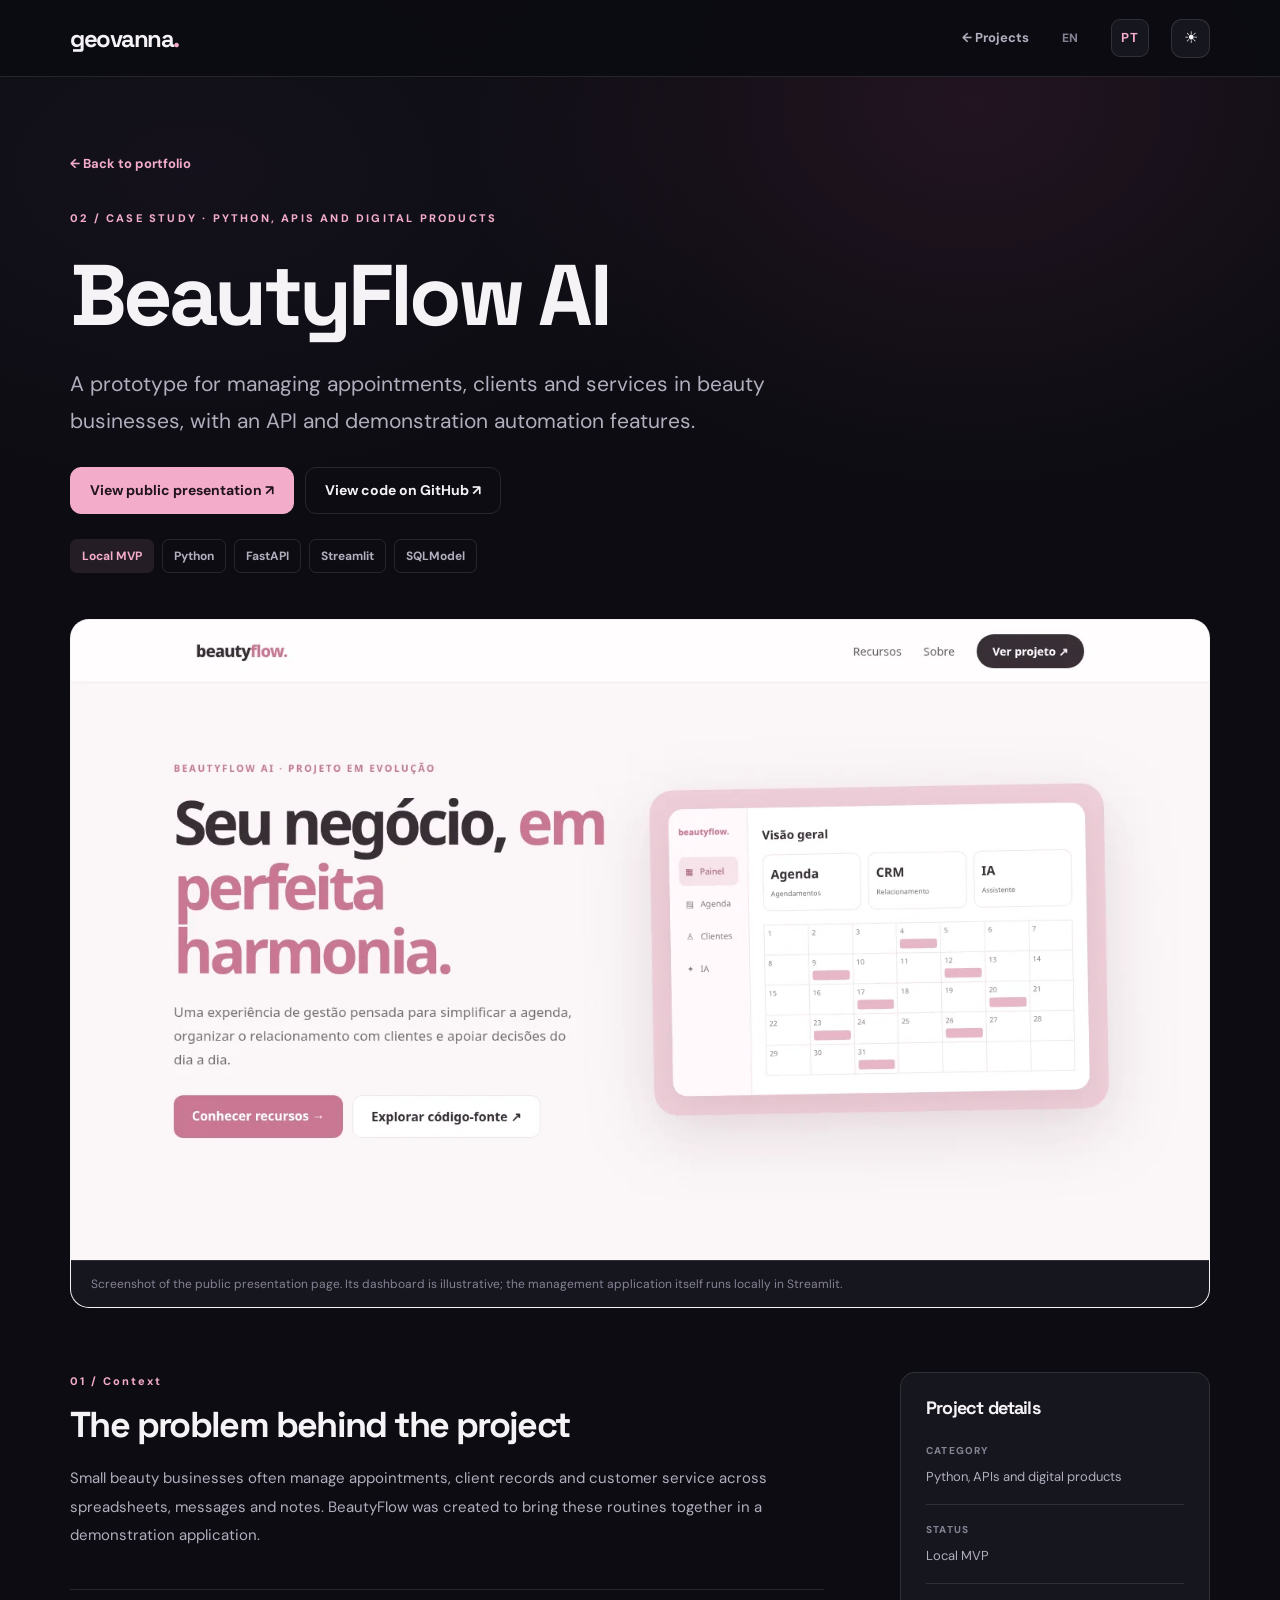
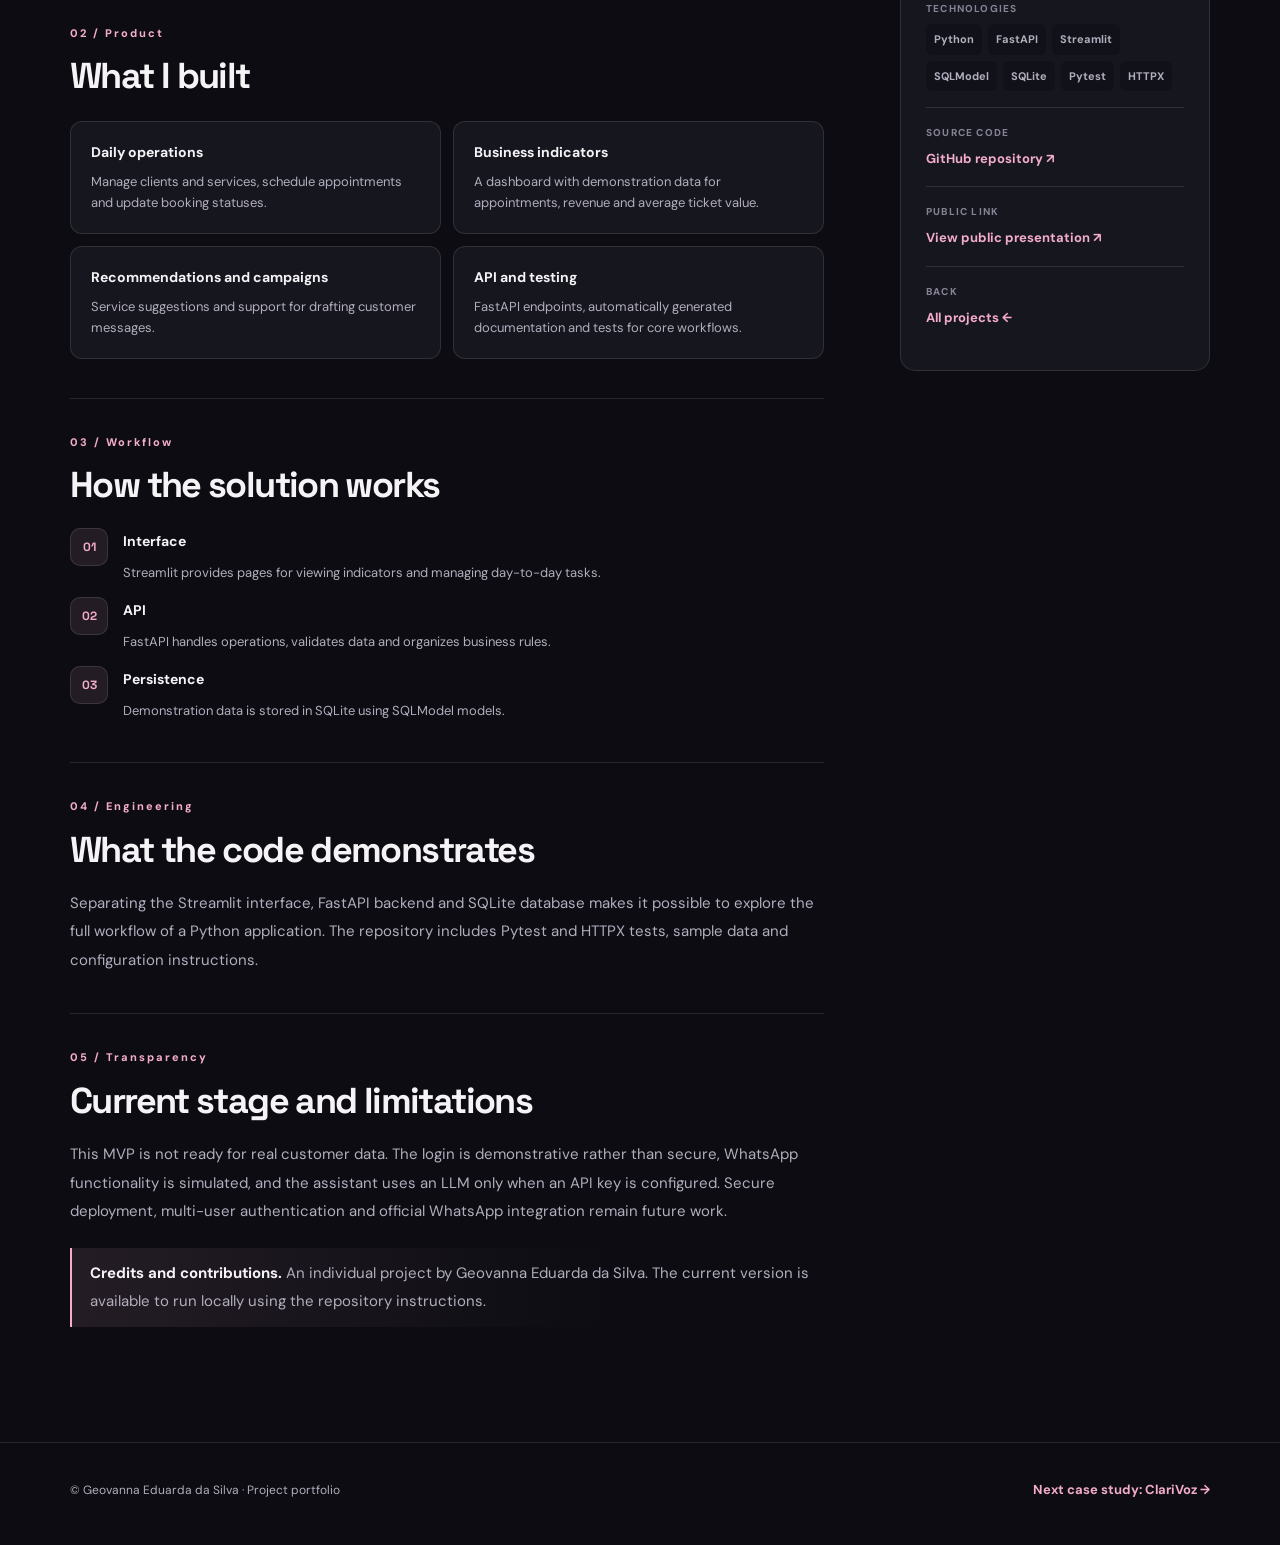
<file: en/projetos/beautyflow-ai.html>
<!DOCTYPE html>
<html lang="en" data-theme="dark">
<head>
<meta charset="utf-8"><meta name="viewport" content="width=device-width, initial-scale=1">
<link rel="icon" href="../../favicon.ico" sizes="any">
<link rel="icon" type="image/png" sizes="48x48" href="../../favicon-48.png">
<link rel="apple-touch-icon" sizes="180x180" href="../../apple-touch-icon.png">
<meta name="theme-color" content="#0c0c12">
<meta name="description" content="A prototype for managing appointments, clients and services in beauty businesses, with an API and demonstration automation features.">
<meta name="author" content="Geovanna Eduarda da Silva">
<meta property="og:type" content="article">
<meta property="og:locale" content="en_US">
<meta property="og:title" content="BeautyFlow AI | Geovanna Eduarda's Projects">
<meta property="og:description" content="A prototype for managing appointments, clients and services in beauty businesses, with an API and demonstration automation features.">
<meta property="og:url" content="https://geovannasilva15.github.io/portfolio-geovanna-github/en/projetos/beautyflow-ai.html">
<meta name="twitter:card" content="summary">
<link rel="canonical" href="https://geovannasilva15.github.io/portfolio-geovanna-github/en/projetos/beautyflow-ai.html">
<link rel="alternate" hreflang="pt-BR" href="https://geovannasilva15.github.io/portfolio-geovanna-github/projetos/beautyflow-ai.html">
<link rel="alternate" hreflang="en" href="https://geovannasilva15.github.io/portfolio-geovanna-github/en/projetos/beautyflow-ai.html">
<link rel="preconnect" href="https://fonts.googleapis.com"><link rel="preconnect" href="https://fonts.gstatic.com" crossorigin>
<link href="https://fonts.googleapis.com/css2?family=DM+Sans:wght@400;500;600;700&family=Space+Grotesk:wght@400;500;600;700&display=swap" rel="stylesheet">
<link rel="stylesheet" href="../../css/cases.css">
<title>BeautyFlow AI | Geovanna Eduarda da Silva</title>
</head>
<body>
<a class="skip" href="#content">Skip to content</a>
<header class="site-header"><div class="container head-inner">
<a class="logo" href="../index.html#home" aria-label="Geovanna — back to homepage">geovanna<span>.</span></a>
<div class="head-links"><a href="../index.html#projects">← Projects</a><span class="lang-current" aria-label="Current language: English">EN</span><a class="lang-switch" href="../../projetos/beautyflow-ai.html" lang="pt-BR" hreflang="pt-BR" aria-label="Ver este projeto em português">PT</a><button class="theme-toggle" id="themeToggle" type="button" aria-label="Switch to light theme" title="Toggle theme">☀</button></div>
</div></header>
<main id="content">
<section class="container case-hero">
<a class="back-link" href="../index.html#projects">← Back to portfolio</a>
<p class="eyebrow">02 / CASE STUDY · Python, APIs and digital products</p>
<h1>BeautyFlow AI</h1>
<p class="case-lead">A prototype for managing appointments, clients and services in beauty businesses, with an API and demonstration automation features.</p>
<div class="hero-actions"><a class="btn btn-primary" href="https://geovannasilva15.github.io/beautyflow-ai/" target="_blank" rel="noopener noreferrer">View public presentation ↗</a><a class="btn" href="https://github.com/geovannasilva15/beautyflow-ai" target="_blank" rel="noopener noreferrer">View code on GitHub ↗</a></div>
<div class="tag-row"><span class="tag status">Local MVP</span><span class="tag">Python</span><span class="tag">FastAPI</span><span class="tag">Streamlit</span><span class="tag">SQLModel</span></div>
</section>
<div class="container"><figure class="case-visual visual-light"><img src="../../assets/img/beautyflow-site-captura.webp" alt="Screenshot of the BeautyFlow AI public presentation page with a conceptual dashboard" width="1440" height="860" loading="eager" decoding="async"><figcaption>Screenshot of the public presentation page. Its dashboard is illustrative; the management application itself runs locally in Streamlit.</figcaption></figure></div>
<div class="container case-layout">
<article class="case-article">
<section class="case-section"><span class="section-label">01 / Context</span><h2>The problem behind the project</h2><p>Small beauty businesses often manage appointments, client records and customer service across spreadsheets, messages and notes. BeautyFlow was created to bring these routines together in a demonstration application.</p></section>
<section class="case-section"><span class="section-label">02 / Product</span><h2>What I built</h2><div class="feature-list"><div class="feature"><strong>Daily operations</strong><span>Manage clients and services, schedule appointments and update booking statuses.</span></div><div class="feature"><strong>Business indicators</strong><span>A dashboard with demonstration data for appointments, revenue and average ticket value.</span></div><div class="feature"><strong>Recommendations and campaigns</strong><span>Service suggestions and support for drafting customer messages.</span></div><div class="feature"><strong>API and testing</strong><span>FastAPI endpoints, automatically generated documentation and tests for core workflows.</span></div></div></section>
<section class="case-section"><span class="section-label">03 / Workflow</span><h2>How the solution works</h2><ol class="steps"><li><span class="num">01</span><div><strong>Interface</strong><span>Streamlit provides pages for viewing indicators and managing day-to-day tasks.</span></div></li><li><span class="num">02</span><div><strong>API</strong><span>FastAPI handles operations, validates data and organizes business rules.</span></div></li><li><span class="num">03</span><div><strong>Persistence</strong><span>Demonstration data is stored in SQLite using SQLModel models.</span></div></li></ol></section>
<section class="case-section"><span class="section-label">04 / Engineering</span><h2>What the code demonstrates</h2><p>Separating the Streamlit interface, FastAPI backend and SQLite database makes it possible to explore the full workflow of a Python application. The repository includes Pytest and HTTPX tests, sample data and configuration instructions.</p></section>
<section class="case-section"><span class="section-label">05 / Transparency</span><h2>Current stage and limitations</h2><p>This MVP is not ready for real customer data. The login is demonstrative rather than secure, WhatsApp functionality is simulated, and the assistant uses an LLM only when an API key is configured. Secure deployment, multi-user authentication and official WhatsApp integration remain future work.</p><p class="note"><strong>Credits and contributions.</strong> An individual project by Geovanna Eduarda da Silva. The current version is available to run locally using the repository instructions.</p></section>

</article>
<aside class="case-aside" aria-label="Project fact sheet"><h2>Project details</h2>
<div class="fact"><small>Category</small><p>Python, APIs and digital products</p></div>
<div class="fact"><small>Status</small><p>Local MVP</p></div>
<div class="fact"><small>Technologies</small><div class="tech-list"><span>Python</span><span>FastAPI</span><span>Streamlit</span><span>SQLModel</span><span>SQLite</span><span>Pytest</span><span>HTTPX</span></div></div>
<div class="fact"><small>Source code</small><p><a href="https://github.com/geovannasilva15/beautyflow-ai" target="_blank" rel="noopener noreferrer">GitHub repository ↗</a></p></div>
<div class="fact"><small>Public link</small><p><a href="https://geovannasilva15.github.io/beautyflow-ai/" target="_blank" rel="noopener noreferrer">View public presentation ↗</a></p></div>
<div class="fact"><small>Back</small><p><a href="../index.html#projects">All projects ←</a></p></div>
</aside>
</div>
</main>
<footer class="case-footer"><div class="container footer-inner"><p>© Geovanna Eduarda da Silva · Project portfolio</p><a href="clarivoz.html">Next case study: ClariVoz →</a></div></footer>
<script>(function(){var root=document.documentElement;var btn=document.getElementById('themeToggle');function setTheme(mode){mode=mode==='light'?'light':'dark';root.setAttribute('data-theme',mode);btn.textContent=mode==='dark'?'☀':'☾';btn.setAttribute('aria-label',mode==='dark'?'Switch to light theme':'Switch to dark theme');try{localStorage.setItem('geovanna-theme',mode)}catch(e){}}try{var saved=localStorage.getItem('geovanna-theme');if(saved)setTheme(saved)}catch(e){}btn.addEventListener('click',function(){setTheme(root.getAttribute('data-theme')==='dark'?'light':'dark')})})();</script>
</body></html>
</file>
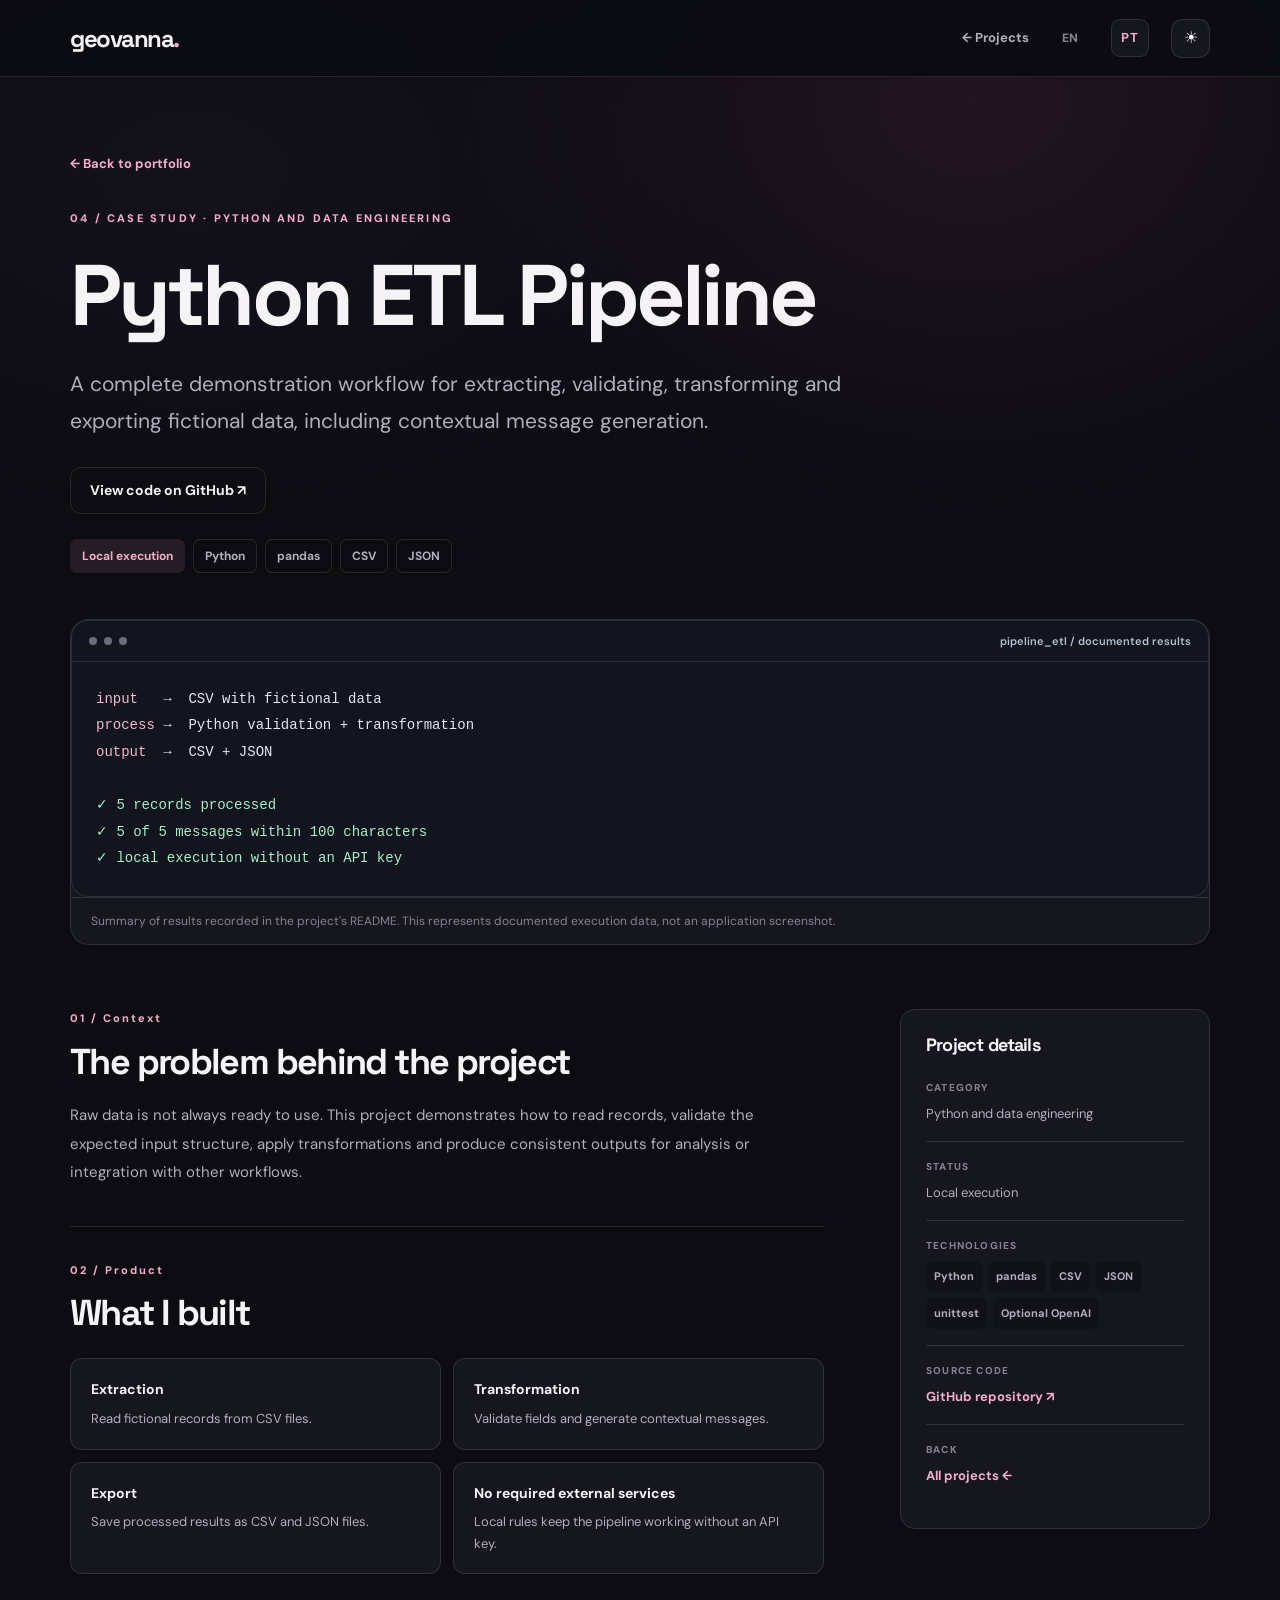
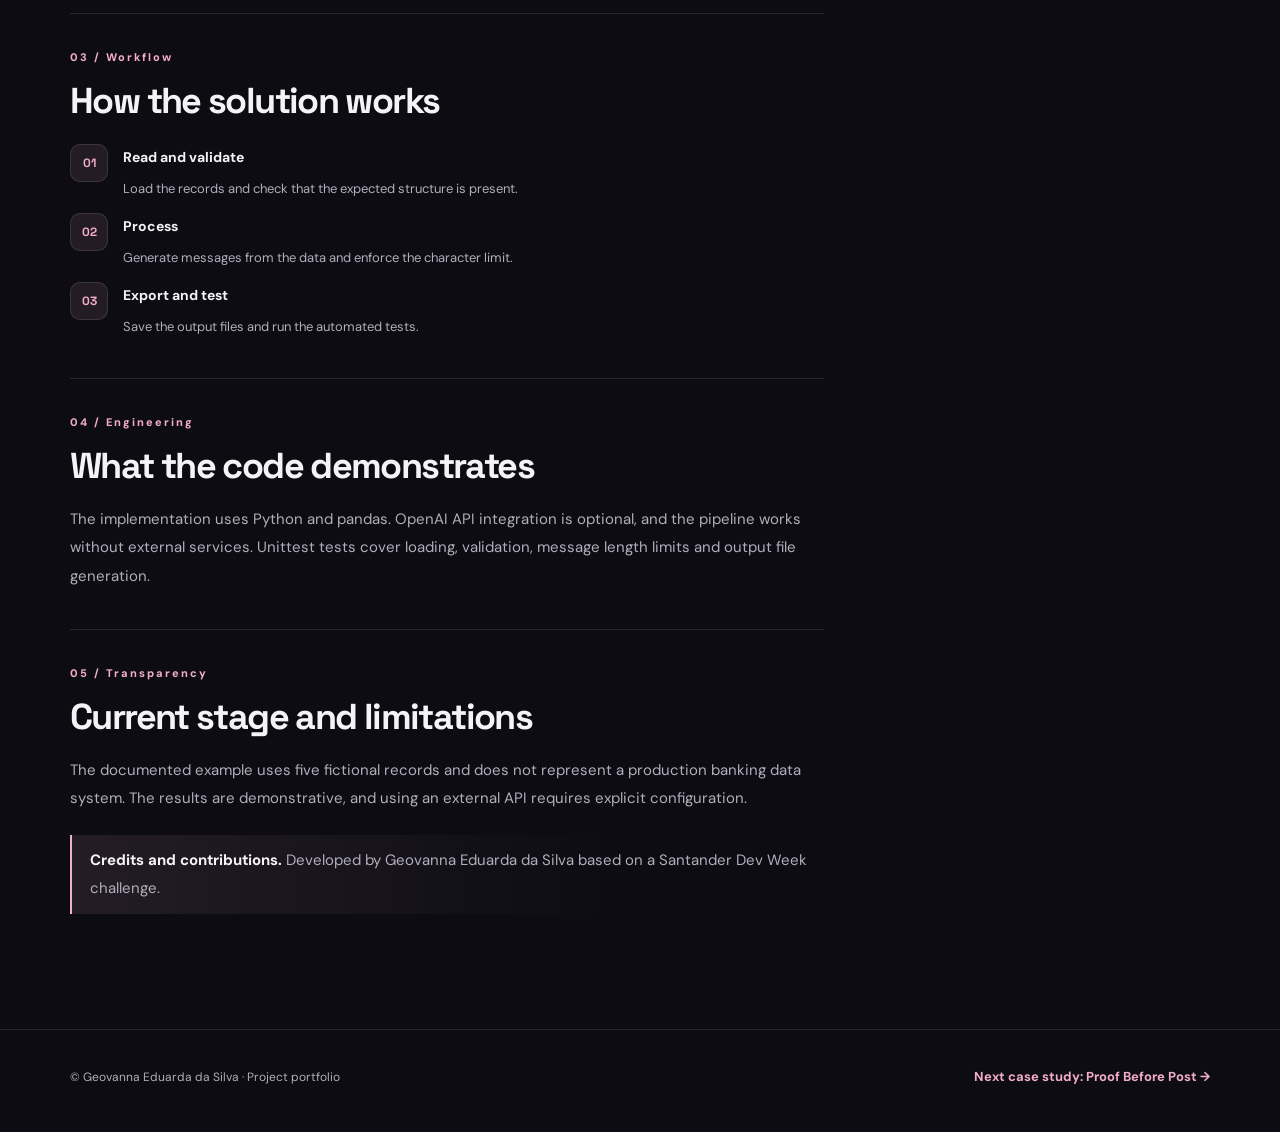
<file: en/projetos/pipeline-etl-python.html>
<!DOCTYPE html>
<html lang="en" data-theme="dark">
<head>
<meta charset="utf-8"><meta name="viewport" content="width=device-width, initial-scale=1">
<link rel="icon" href="../../favicon.ico" sizes="any">
<link rel="icon" type="image/png" sizes="48x48" href="../../favicon-48.png">
<link rel="apple-touch-icon" sizes="180x180" href="../../apple-touch-icon.png">
<meta name="theme-color" content="#0c0c12">
<meta name="description" content="A complete demonstration workflow for extracting, validating, transforming and exporting fictional data, including contextual message generation.">
<meta name="author" content="Geovanna Eduarda da Silva">
<meta property="og:type" content="article">
<meta property="og:locale" content="en_US">
<meta property="og:title" content="Python ETL Pipeline | Geovanna Eduarda's Projects">
<meta property="og:description" content="A complete demonstration workflow for extracting, validating, transforming and exporting fictional data, including contextual message generation.">
<meta property="og:url" content="https://geovannasilva15.github.io/portfolio-geovanna-github/en/projetos/pipeline-etl-python.html">
<meta name="twitter:card" content="summary">
<link rel="canonical" href="https://geovannasilva15.github.io/portfolio-geovanna-github/en/projetos/pipeline-etl-python.html">
<link rel="alternate" hreflang="pt-BR" href="https://geovannasilva15.github.io/portfolio-geovanna-github/projetos/pipeline-etl-python.html">
<link rel="alternate" hreflang="en" href="https://geovannasilva15.github.io/portfolio-geovanna-github/en/projetos/pipeline-etl-python.html">
<link rel="preconnect" href="https://fonts.googleapis.com"><link rel="preconnect" href="https://fonts.gstatic.com" crossorigin>
<link href="https://fonts.googleapis.com/css2?family=DM+Sans:wght@400;500;600;700&family=Space+Grotesk:wght@400;500;600;700&display=swap" rel="stylesheet">
<link rel="stylesheet" href="../../css/cases.css">
<title>Python ETL Pipeline | Geovanna Eduarda da Silva</title>
</head>
<body>
<a class="skip" href="#content">Skip to content</a>
<header class="site-header"><div class="container head-inner">
<a class="logo" href="../index.html#home" aria-label="Geovanna — back to homepage">geovanna<span>.</span></a>
<div class="head-links"><a href="../index.html#projects">← Projects</a><span class="lang-current" aria-label="Current language: English">EN</span><a class="lang-switch" href="../../projetos/pipeline-etl-python.html" lang="pt-BR" hreflang="pt-BR" aria-label="Ver este projeto em português">PT</a><button class="theme-toggle" id="themeToggle" type="button" aria-label="Switch to light theme" title="Toggle theme">☀</button></div>
</div></header>
<main id="content">
<section class="container case-hero">
<a class="back-link" href="../index.html#projects">← Back to portfolio</a>
<p class="eyebrow">04 / CASE STUDY · Python and data engineering</p>
<h1>Python ETL Pipeline</h1>
<p class="case-lead">A complete demonstration workflow for extracting, validating, transforming and exporting fictional data, including contextual message generation.</p>
<div class="hero-actions"><a class="btn" href="https://github.com/geovannasilva15/Etl-python-ia" target="_blank" rel="noopener noreferrer">View code on GitHub ↗</a></div>
<div class="tag-row"><span class="tag status">Local execution</span><span class="tag">Python</span><span class="tag">pandas</span><span class="tag">CSV</span><span class="tag">JSON</span></div>
</section>
<div class="container"><figure class="case-visual"><div class="code-preview" role="img" aria-label="Summary of documented results from the Python ETL pipeline"><div class="code-head"><i></i><i></i><i></i><span>pipeline_etl / documented results</span></div><pre><span class="pink">input</span>   →  CSV with fictional data
<span class="pink">process</span> →  Python validation + transformation
<span class="pink">output</span>  →  CSV + JSON

<span class="green">✓ 5 records processed</span>
<span class="green">✓ 5 of 5 messages within 100 characters</span>
<span class="green">✓ local execution without an API key</span></pre></div><figcaption>Summary of results recorded in the project's README. This represents documented execution data, not an application screenshot.</figcaption></figure></div>
<div class="container case-layout">
<article class="case-article">
<section class="case-section"><span class="section-label">01 / Context</span><h2>The problem behind the project</h2><p>Raw data is not always ready to use. This project demonstrates how to read records, validate the expected input structure, apply transformations and produce consistent outputs for analysis or integration with other workflows.</p></section>
<section class="case-section"><span class="section-label">02 / Product</span><h2>What I built</h2><div class="feature-list"><div class="feature"><strong>Extraction</strong><span>Read fictional records from CSV files.</span></div><div class="feature"><strong>Transformation</strong><span>Validate fields and generate contextual messages.</span></div><div class="feature"><strong>Export</strong><span>Save processed results as CSV and JSON files.</span></div><div class="feature"><strong>No required external services</strong><span>Local rules keep the pipeline working without an API key.</span></div></div></section>
<section class="case-section"><span class="section-label">03 / Workflow</span><h2>How the solution works</h2><ol class="steps"><li><span class="num">01</span><div><strong>Read and validate</strong><span>Load the records and check that the expected structure is present.</span></div></li><li><span class="num">02</span><div><strong>Process</strong><span>Generate messages from the data and enforce the character limit.</span></div></li><li><span class="num">03</span><div><strong>Export and test</strong><span>Save the output files and run the automated tests.</span></div></li></ol></section>
<section class="case-section"><span class="section-label">04 / Engineering</span><h2>What the code demonstrates</h2><p>The implementation uses Python and pandas. OpenAI API integration is optional, and the pipeline works without external services. Unittest tests cover loading, validation, message length limits and output file generation.</p></section>
<section class="case-section"><span class="section-label">05 / Transparency</span><h2>Current stage and limitations</h2><p>The documented example uses five fictional records and does not represent a production banking data system. The results are demonstrative, and using an external API requires explicit configuration.</p><p class="note"><strong>Credits and contributions.</strong> Developed by Geovanna Eduarda da Silva based on a Santander Dev Week challenge.</p></section>

</article>
<aside class="case-aside" aria-label="Project fact sheet"><h2>Project details</h2>
<div class="fact"><small>Category</small><p>Python and data engineering</p></div>
<div class="fact"><small>Status</small><p>Local execution</p></div>
<div class="fact"><small>Technologies</small><div class="tech-list"><span>Python</span><span>pandas</span><span>CSV</span><span>JSON</span><span>unittest</span><span>Optional OpenAI</span></div></div>
<div class="fact"><small>Source code</small><p><a href="https://github.com/geovannasilva15/Etl-python-ia" target="_blank" rel="noopener noreferrer">GitHub repository ↗</a></p></div>

<div class="fact"><small>Back</small><p><a href="../index.html#projects">All projects ←</a></p></div>
</aside>
</div>
</main>
<footer class="case-footer"><div class="container footer-inner"><p>© Geovanna Eduarda da Silva · Project portfolio</p><a href="proof-before-post.html">Next case study: Proof Before Post →</a></div></footer>
<script>(function(){var root=document.documentElement;var btn=document.getElementById('themeToggle');function setTheme(mode){mode=mode==='light'?'light':'dark';root.setAttribute('data-theme',mode);btn.textContent=mode==='dark'?'☀':'☾';btn.setAttribute('aria-label',mode==='dark'?'Switch to light theme':'Switch to dark theme');try{localStorage.setItem('geovanna-theme',mode)}catch(e){}}try{var saved=localStorage.getItem('geovanna-theme');if(saved)setTheme(saved)}catch(e){}btn.addEventListener('click',function(){setTheme(root.getAttribute('data-theme')==='dark'?'light':'dark')})})();</script>
</body></html>
</file>
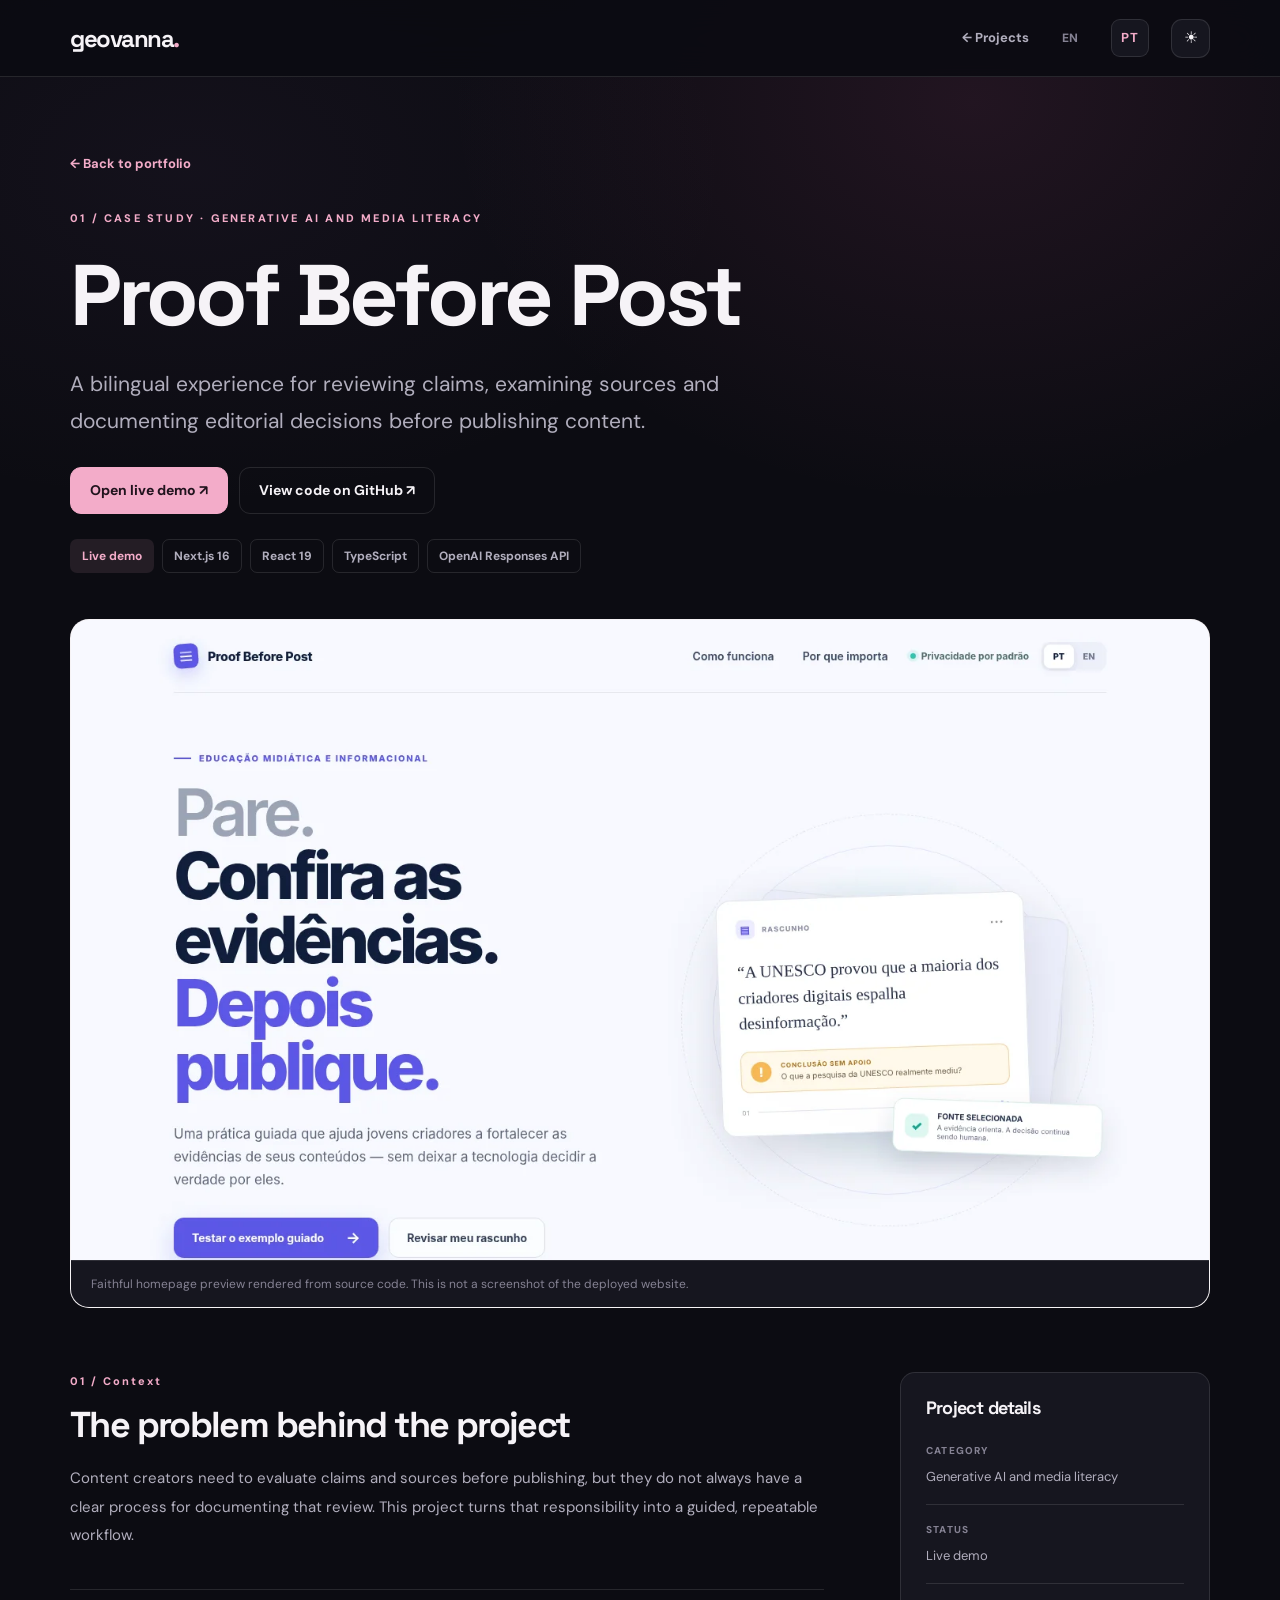
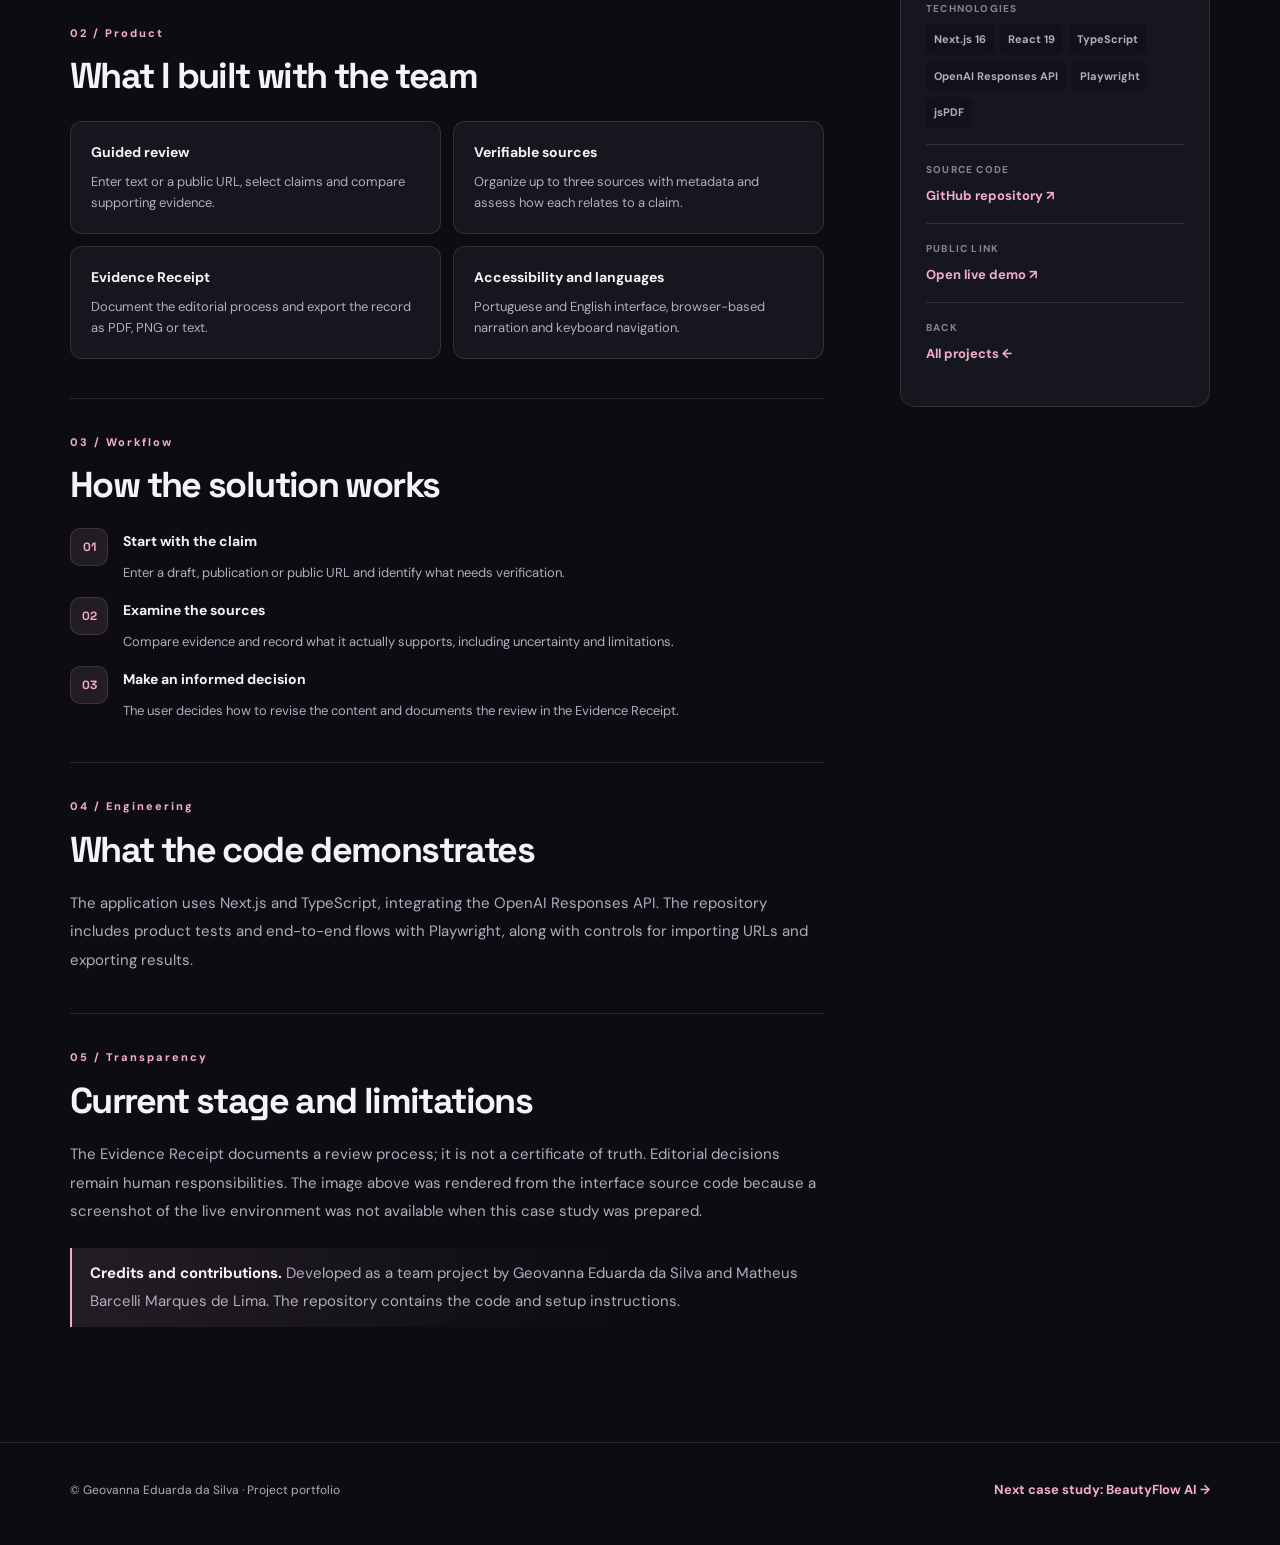
<file: en/projetos/proof-before-post.html>
<!DOCTYPE html>
<html lang="en" data-theme="dark">
<head>
<meta charset="utf-8"><meta name="viewport" content="width=device-width, initial-scale=1">
<link rel="icon" href="../../favicon.ico" sizes="any">
<link rel="icon" type="image/png" sizes="48x48" href="../../favicon-48.png">
<link rel="apple-touch-icon" sizes="180x180" href="../../apple-touch-icon.png">
<meta name="theme-color" content="#0c0c12">
<meta name="description" content="A bilingual experience for reviewing claims, examining sources and documenting editorial decisions before publishing content.">
<meta name="author" content="Geovanna Eduarda da Silva">
<meta property="og:type" content="article">
<meta property="og:locale" content="en_US">
<meta property="og:title" content="Proof Before Post | Geovanna Eduarda's Projects">
<meta property="og:description" content="A bilingual experience for reviewing claims, examining sources and documenting editorial decisions before publishing content.">
<meta property="og:url" content="https://geovannasilva15.github.io/portfolio-geovanna-github/en/projetos/proof-before-post.html">
<meta name="twitter:card" content="summary">
<link rel="canonical" href="https://geovannasilva15.github.io/portfolio-geovanna-github/en/projetos/proof-before-post.html">
<link rel="alternate" hreflang="pt-BR" href="https://geovannasilva15.github.io/portfolio-geovanna-github/projetos/proof-before-post.html">
<link rel="alternate" hreflang="en" href="https://geovannasilva15.github.io/portfolio-geovanna-github/en/projetos/proof-before-post.html">
<link rel="preconnect" href="https://fonts.googleapis.com"><link rel="preconnect" href="https://fonts.gstatic.com" crossorigin>
<link href="https://fonts.googleapis.com/css2?family=DM+Sans:wght@400;500;600;700&family=Space+Grotesk:wght@400;500;600;700&display=swap" rel="stylesheet">
<link rel="stylesheet" href="../../css/cases.css">
<title>Proof Before Post | Geovanna Eduarda da Silva</title>
</head>
<body>
<a class="skip" href="#content">Skip to content</a>
<header class="site-header"><div class="container head-inner">
<a class="logo" href="../index.html#home" aria-label="Geovanna — back to homepage">geovanna<span>.</span></a>
<div class="head-links"><a href="../index.html#projects">← Projects</a><span class="lang-current" aria-label="Current language: English">EN</span><a class="lang-switch" href="../../projetos/proof-before-post.html" lang="pt-BR" hreflang="pt-BR" aria-label="Ver este projeto em português">PT</a><button class="theme-toggle" id="themeToggle" type="button" aria-label="Switch to light theme" title="Toggle theme">☀</button></div>
</div></header>
<main id="content">
<section class="container case-hero">
<a class="back-link" href="../index.html#projects">← Back to portfolio</a>
<p class="eyebrow">01 / CASE STUDY · Generative AI and media literacy</p>
<h1>Proof Before Post</h1>
<p class="case-lead">A bilingual experience for reviewing claims, examining sources and documenting editorial decisions before publishing content.</p>
<div class="hero-actions"><a class="btn btn-primary" href="https://proof-before-post.vercel.app/" target="_blank" rel="noopener noreferrer">Open live demo ↗</a><a class="btn" href="https://github.com/geovannasilva15/proof-before-post" target="_blank" rel="noopener noreferrer">View code on GitHub ↗</a></div>
<div class="tag-row"><span class="tag status">Live demo</span><span class="tag">Next.js 16</span><span class="tag">React 19</span><span class="tag">TypeScript</span><span class="tag">OpenAI Responses API</span></div>
</section>
<div class="container"><figure class="case-visual visual-light"><img src="../../assets/img/proof-interface-from-source.webp" alt="Faithful preview of the Proof Before Post homepage, rendered from the project's source code" width="1440" height="840" loading="eager" decoding="async"><figcaption>Faithful homepage preview rendered from source code. This is not a screenshot of the deployed website.</figcaption></figure></div>
<div class="container case-layout">
<article class="case-article">
<section class="case-section"><span class="section-label">01 / Context</span><h2>The problem behind the project</h2><p>Content creators need to evaluate claims and sources before publishing, but they do not always have a clear process for documenting that review. This project turns that responsibility into a guided, repeatable workflow.</p></section>
<section class="case-section"><span class="section-label">02 / Product</span><h2>What I built with the team</h2><div class="feature-list"><div class="feature"><strong>Guided review</strong><span>Enter text or a public URL, select claims and compare supporting evidence.</span></div><div class="feature"><strong>Verifiable sources</strong><span>Organize up to three sources with metadata and assess how each relates to a claim.</span></div><div class="feature"><strong>Evidence Receipt</strong><span>Document the editorial process and export the record as PDF, PNG or text.</span></div><div class="feature"><strong>Accessibility and languages</strong><span>Portuguese and English interface, browser-based narration and keyboard navigation.</span></div></div></section>
<section class="case-section"><span class="section-label">03 / Workflow</span><h2>How the solution works</h2><ol class="steps"><li><span class="num">01</span><div><strong>Start with the claim</strong><span>Enter a draft, publication or public URL and identify what needs verification.</span></div></li><li><span class="num">02</span><div><strong>Examine the sources</strong><span>Compare evidence and record what it actually supports, including uncertainty and limitations.</span></div></li><li><span class="num">03</span><div><strong>Make an informed decision</strong><span>The user decides how to revise the content and documents the review in the Evidence Receipt.</span></div></li></ol></section>
<section class="case-section"><span class="section-label">04 / Engineering</span><h2>What the code demonstrates</h2><p>The application uses Next.js and TypeScript, integrating the OpenAI Responses API. The repository includes product tests and end-to-end flows with Playwright, along with controls for importing URLs and exporting results.</p></section>
<section class="case-section"><span class="section-label">05 / Transparency</span><h2>Current stage and limitations</h2><p>The Evidence Receipt documents a review process; it is not a certificate of truth. Editorial decisions remain human responsibilities. The image above was rendered from the interface source code because a screenshot of the live environment was not available when this case study was prepared.</p><p class="note"><strong>Credits and contributions.</strong> Developed as a team project by Geovanna Eduarda da Silva and Matheus Barcelli Marques de Lima. The repository contains the code and setup instructions.</p></section>

</article>
<aside class="case-aside" aria-label="Project fact sheet"><h2>Project details</h2>
<div class="fact"><small>Category</small><p>Generative AI and media literacy</p></div>
<div class="fact"><small>Status</small><p>Live demo</p></div>
<div class="fact"><small>Technologies</small><div class="tech-list"><span>Next.js 16</span><span>React 19</span><span>TypeScript</span><span>OpenAI Responses API</span><span>Playwright</span><span>jsPDF</span></div></div>
<div class="fact"><small>Source code</small><p><a href="https://github.com/geovannasilva15/proof-before-post" target="_blank" rel="noopener noreferrer">GitHub repository ↗</a></p></div>
<div class="fact"><small>Public link</small><p><a href="https://proof-before-post.vercel.app/" target="_blank" rel="noopener noreferrer">Open live demo ↗</a></p></div>
<div class="fact"><small>Back</small><p><a href="../index.html#projects">All projects ←</a></p></div>
</aside>
</div>
</main>
<footer class="case-footer"><div class="container footer-inner"><p>© Geovanna Eduarda da Silva · Project portfolio</p><a href="beautyflow-ai.html">Next case study: BeautyFlow AI →</a></div></footer>
<script>(function(){var root=document.documentElement;var btn=document.getElementById('themeToggle');function setTheme(mode){mode=mode==='light'?'light':'dark';root.setAttribute('data-theme',mode);btn.textContent=mode==='dark'?'☀':'☾';btn.setAttribute('aria-label',mode==='dark'?'Switch to light theme':'Switch to dark theme');try{localStorage.setItem('geovanna-theme',mode)}catch(e){}}try{var saved=localStorage.getItem('geovanna-theme');if(saved)setTheme(saved)}catch(e){}btn.addEventListener('click',function(){setTheme(root.getAttribute('data-theme')==='dark'?'light':'dark')})})();</script>
</body></html>
</file>
<file: css/cases.css>
:root{color-scheme:dark;--bg:#0c0c12;--bg2:#111119;--card:#16161f;--card2:#1d1c26;--text:#f6f3f7;--muted:#b1aebd;--subtle:#858293;--line:rgba(255,255,255,.11);--accent:#f3acc9;--accent-strong:#ffcfdf;--pill:rgba(243,172,201,.10)}
html[data-theme="light"]{color-scheme:light;--bg:#fbf9fb;--bg2:#f6f3f7;--card:#fff;--card2:#f9f4f7;--text:#211b26;--muted:#5a5260;--subtle:#736c79;--line:rgba(44,25,46,.13);--accent:#a22967;--accent-strong:#812453;--pill:rgba(162,41,103,.08)}
*{box-sizing:border-box}html{scroll-behavior:smooth;scroll-padding-top:88px}body{margin:0;background:var(--bg);color:var(--text);font:16px/1.7 "DM Sans",Arial,sans-serif}body:before{content:"";position:absolute;z-index:-1;top:0;left:0;right:0;height:850px;pointer-events:none;background:radial-gradient(ellipse at 76% 12%,rgba(193,83,141,.12),transparent 38%),radial-gradient(ellipse at 15% 20%,rgba(128,86,156,.07),transparent 35%)}
a{color:inherit;text-decoration:none}button{font:inherit;cursor:pointer}img{max-width:100%;display:block}h1,h2,h3,p,figure{margin-top:0}h1,h2,h3{font-family:"Space Grotesk","DM Sans",sans-serif;line-height:1.14;letter-spacing:-.045em}p{color:var(--muted)}a:focus-visible,button:focus-visible{outline:3px solid var(--accent);outline-offset:4px;border-radius:5px}
.container{width:min(1140px,calc(100% - 44px));margin-inline:auto}.skip{position:absolute;left:-9999px;top:10px;background:var(--accent);color:#20131d;padding:10px;z-index:99}.skip:focus{left:12px}
.site-header{position:sticky;top:0;z-index:30;background:rgba(12,12,18,.91);border-bottom:1px solid var(--line);backdrop-filter:blur(18px)}html[data-theme="light"] .site-header{background:rgba(251,249,251,.92)}.head-inner{height:76px;display:flex;align-items:center;justify-content:space-between;gap:18px}.logo{font:700 24px "Space Grotesk",sans-serif;letter-spacing:-.06em}.logo span{color:var(--accent)}.head-links{display:flex;align-items:center;gap:22px}.head-links a{font-size:13px;font-weight:700;color:var(--muted)}.head-links a:hover{color:var(--accent)}.theme-toggle{background:var(--card);color:var(--text);border:1px solid var(--line);border-radius:11px;width:39px;height:39px;display:grid;place-items:center}
.case-hero{padding:72px 0 46px}.back-link{display:inline-flex;align-items:center;gap:8px;color:var(--accent);font-size:13px;font-weight:700;margin-bottom:34px}.eyebrow{font-size:11px;letter-spacing:.2em;font-weight:800;text-transform:uppercase;color:var(--accent);margin-bottom:18px}.case-hero h1{font-size:clamp(48px,7.2vw,86px);max-width:920px;margin:0 0 22px}.case-hero h1 span{color:var(--accent)}.case-lead{max-width:780px;font-size:clamp(17px,2.2vw,21px);line-height:1.75;margin:0 0 28px}.hero-actions{display:flex;flex-wrap:wrap;gap:11px;margin-bottom:25px}.btn{display:inline-flex;justify-content:center;align-items:center;gap:9px;padding:13px 19px;border:1px solid var(--line);border-radius:11px;font-size:14px;font-weight:700;line-height:1.3;transition:transform .2s,border-color .2s}.btn:hover{transform:translateY(-2px);border-color:var(--accent)}.btn-primary{background:var(--accent);color:#20131d;border-color:var(--accent)}.btn-primary:hover{background:var(--accent-strong)}.tag-row{display:flex;flex-wrap:wrap;gap:8px}.tag{display:inline-flex;padding:6px 11px;border:1px solid var(--line);border-radius:7px;color:var(--muted);font-size:12px;font-weight:700}.tag.status{background:var(--pill);border-color:transparent;color:var(--accent)}
.case-visual{position:relative;border:1px solid var(--line);border-radius:19px;overflow:hidden;background:var(--card);margin:0 auto 64px}.case-visual img{width:100%;max-height:640px;object-fit:cover;object-position:top}.case-visual figcaption{padding:13px 20px;border-top:1px solid var(--line);font-size:12px;color:var(--subtle)}.case-visual.visual-contain img{object-fit:contain;max-height:620px;padding:24px;background:#f2f3f6}.case-visual.visual-light{background:#f5f1f4}.case-visual.visual-light img{object-fit:cover}.case-visual.visual-light figcaption{background:var(--card)}
.case-layout{display:grid;grid-template-columns:minmax(0,1fr) 310px;gap:76px;align-items:start}.case-section{border-top:1px solid var(--line);padding:34px 0 39px}.case-section:first-child{border-top:0;padding-top:0}.section-label{display:block;color:var(--accent);font-size:11px;letter-spacing:.18em;font-weight:800;margin-bottom:14px}.case-section h2{font-size:clamp(25px,3.4vw,36px);margin:0 0 18px}.case-section p{font-size:15px;line-height:1.9;max-width:760px}.case-section p:last-child{margin-bottom:0}.feature-list{display:grid;grid-template-columns:repeat(2,minmax(0,1fr));gap:12px;margin-top:24px}.feature{background:var(--card);border:1px solid var(--line);padding:19px 20px;border-radius:12px}.feature strong{display:block;font-size:14px;margin-bottom:6px}.feature span{display:block;color:var(--muted);font-size:13px;line-height:1.65}
.steps{list-style:none;padding:0;margin:22px 0 0;display:grid;gap:12px}.steps li{display:grid;grid-template-columns:38px 1fr;gap:15px;align-items:start}.steps .num{font:700 12px "Space Grotesk",sans-serif;color:var(--accent);background:var(--pill);border:1px solid var(--line);border-radius:10px;width:38px;height:38px;display:grid;place-items:center}.steps strong{display:block;font-size:14px;margin:2px 0 4px}.steps span{color:var(--muted);font-size:13px;line-height:1.7}
.case-aside{position:sticky;top:104px;background:var(--card);border:1px solid var(--line);border-radius:15px;padding:25px}.case-aside h2{font-size:18px;margin-bottom:23px}.fact{padding:16px 0;border-top:1px solid var(--line)}.fact:first-of-type{padding-top:0;border-top:0}.fact small{display:block;color:var(--subtle);font-size:10px;letter-spacing:.12em;font-weight:800;text-transform:uppercase;margin-bottom:7px}.fact p{font-size:13px;line-height:1.7;margin:0}.fact a{color:var(--accent);font-weight:700}.tech-list{display:flex;flex-wrap:wrap;gap:6px}.tech-list span{background:var(--bg2);padding:6px 8px;border-radius:6px;color:var(--muted);font-size:11px;font-weight:700}
.note{border-left:2px solid var(--accent);padding:11px 0 11px 18px;margin:22px 0;background:linear-gradient(90deg,var(--pill),transparent 72%);font-size:13px;color:var(--muted)}.note strong{color:var(--text)}
.code-preview{border:1px solid var(--line);border-radius:17px;overflow:hidden;background:#12151e}.code-head{display:flex;gap:7px;align-items:center;padding:13px 17px;border-bottom:1px solid rgba(255,255,255,.1);color:#b4bfd0;font:600 11px "DM Sans",sans-serif}.code-head i{width:8px;height:8px;border-radius:50%;background:#6b6c7b}.code-head span{margin-left:auto}.code-preview pre{margin:0;padding:24px;white-space:pre-wrap;overflow-wrap:anywhere;color:#e2e7f0;font:14px/1.9 ui-monospace,SFMono-Regular,Consolas,monospace}.code-preview .green{color:#a7edc7}.code-preview .pink{color:#f5b4d2}
.extra-images{display:grid;grid-template-columns:repeat(2,minmax(0,1fr));gap:12px;margin-top:18px}.extra-images figure{margin:0;border:1px solid var(--line);border-radius:12px;overflow:hidden;background:var(--card)}.extra-images img{width:100%;height:220px;object-fit:contain;background:#f4f5f8}.extra-images figcaption{font-size:11px;color:var(--subtle);padding:10px 13px}
.case-footer{margin-top:76px;padding:36px 0 44px;border-top:1px solid var(--line)}.footer-inner{display:flex;align-items:center;justify-content:space-between;gap:20px}.footer-inner p{font-size:12px;margin:0}.footer-inner a{color:var(--accent);font-weight:700;font-size:13px}
@media(max-width:850px){.case-layout{grid-template-columns:1fr;gap:16px}.case-aside{position:static;order:-1}.case-hero{padding:54px 0 34px}.case-visual{margin-bottom:42px}.feature-list{grid-template-columns:1fr 1fr}}
@media(max-width:560px){.container{width:min(100% - 32px,1140px)}.head-links a{font-size:12px}.head-links{gap:12px}.case-hero h1{font-size:clamp(40px,12vw,62px)}.case-lead{font-size:16px}.hero-actions{flex-direction:column;align-items:stretch}.feature-list,.extra-images{grid-template-columns:1fr}.case-visual.visual-contain img{padding:8px}.extra-images img{height:auto}.case-aside{padding:21px}.case-section{padding:30px 0}.case-footer{margin-top:44px}.footer-inner{align-items:flex-start;flex-direction:column}}
@media(prefers-reduced-motion:reduce){html{scroll-behavior:auto}.btn{transition:none}}

/* Language navigation on bilingual project case studies */
.lang-switch,.lang-current{display:inline-flex;align-items:center;justify-content:center;min-width:38px;height:38px;border:1px solid var(--line);border-radius:9px;font-size:12px;font-weight:800;letter-spacing:.04em}
.lang-switch{background:var(--card);color:var(--accent)!important}
.lang-current{border-color:transparent;color:var(--subtle)}
.lang-switch:hover{border-color:var(--accent)}
@media(max-width:560px){.head-links{gap:8px}.head-links>a:first-child{font-size:12px}}
</file>
